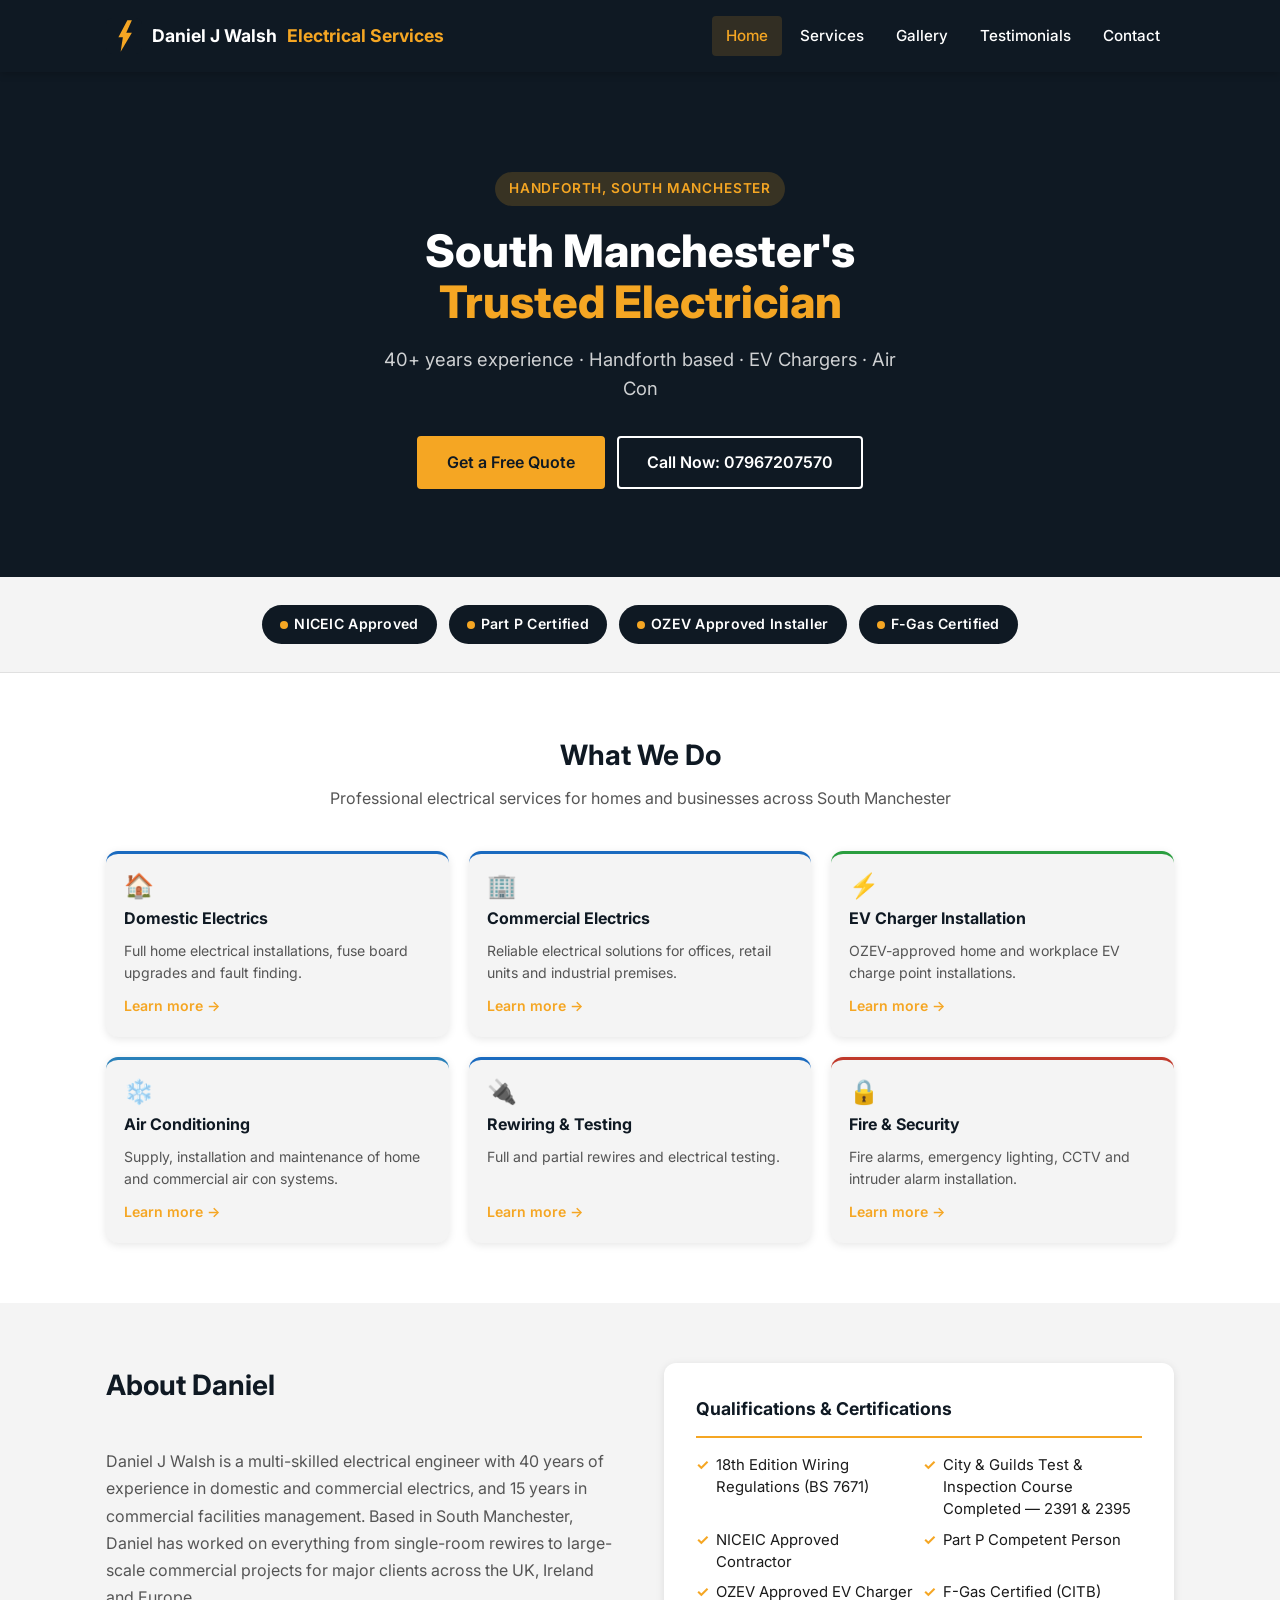
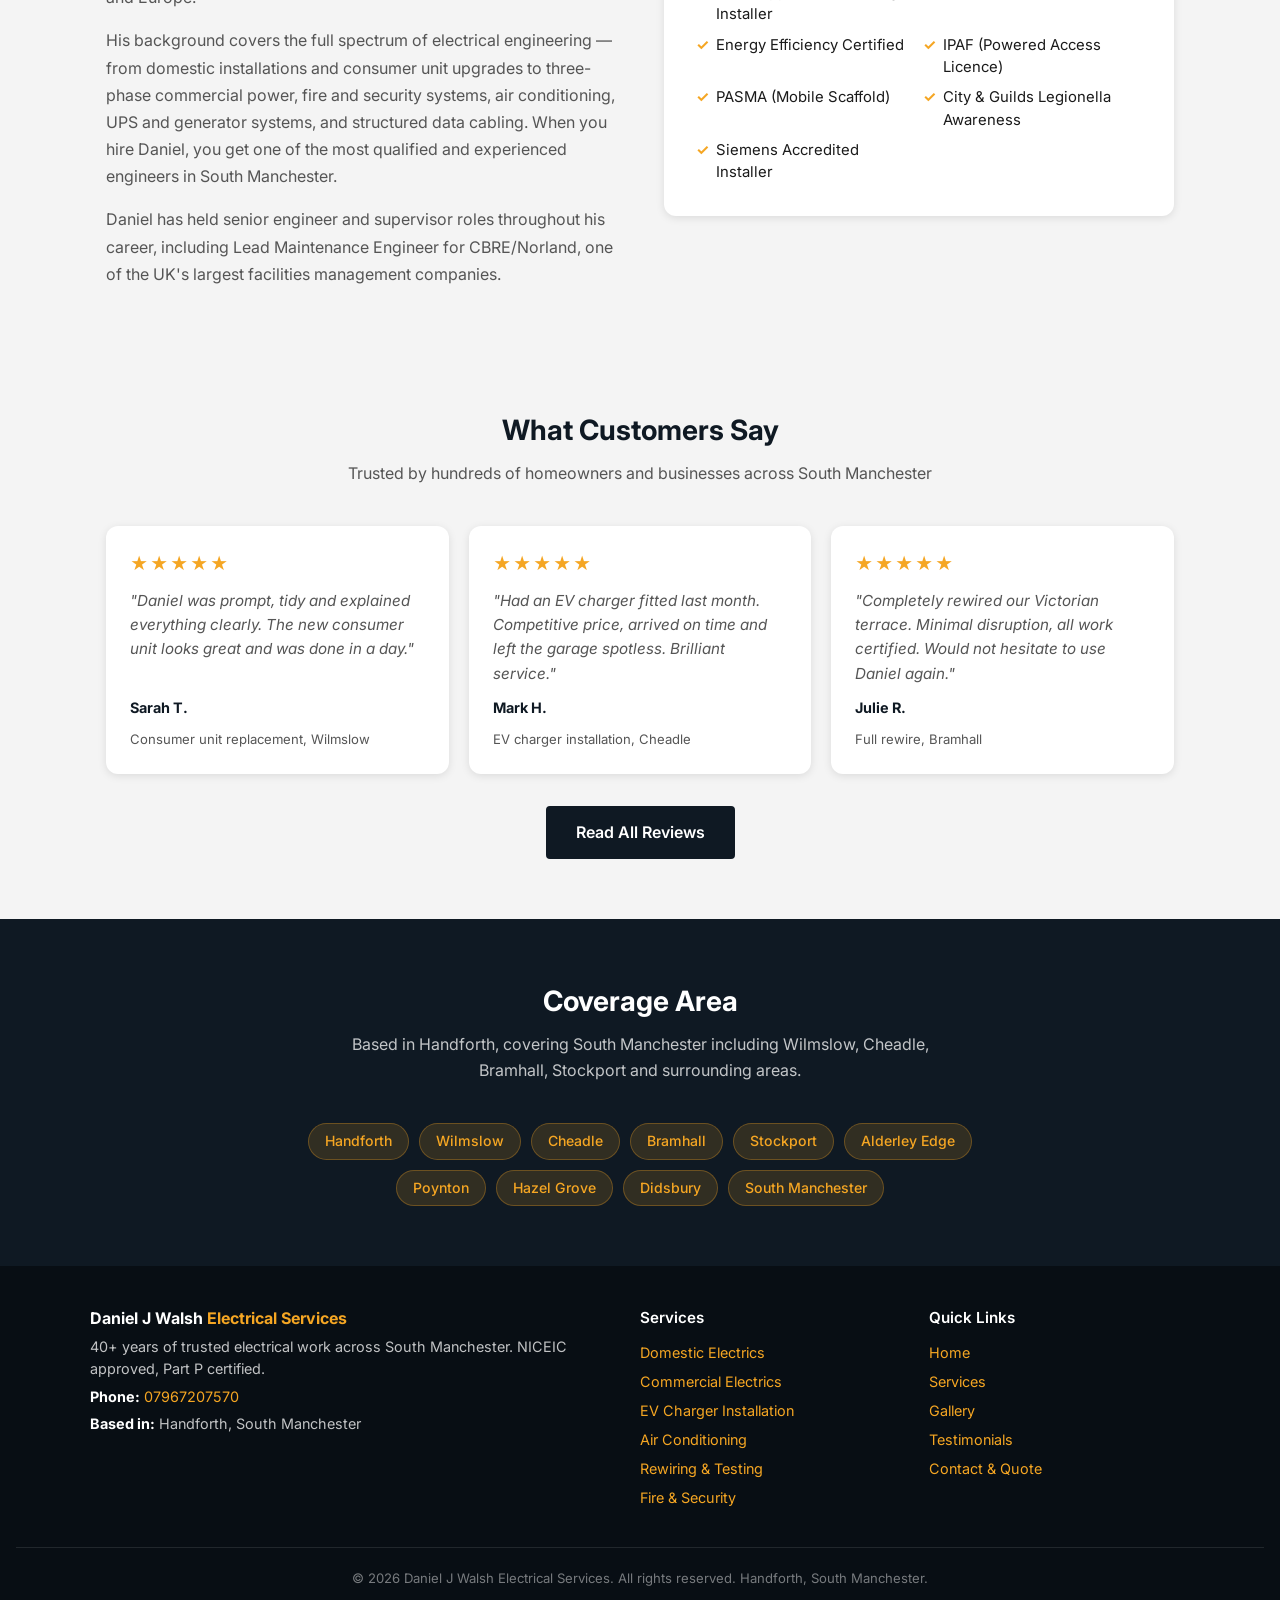
<file: index.html>
<!DOCTYPE html>
<html lang="en">
<head>
  <meta charset="UTF-8" />
  <meta name="viewport" content="width=device-width, initial-scale=1.0" />
  <!-- EDIT: Update the title/description for SEO -->
  <title>Electrician in Handforth, South Manchester | Daniel J Walsh Electrical Services</title>
  <meta name="description" content="Local electrician based in Handforth, South Manchester. 40+ years experience. Domestic &amp; commercial electrics, EV charger installation, air conditioning, rewiring. NICEIC approved. Call 07967207570." />
  <link rel="canonical" href="https://djw-cheshire-services.co.uk/" />
  <meta property="og:type" content="website" />
  <meta property="og:url" content="https://djw-cheshire-services.co.uk/" />
  <meta property="og:title" content="Electrician in Handforth, South Manchester | Daniel J Walsh Electrical Services" />
  <meta property="og:description" content="Local electrician based in Handforth, South Manchester. 40+ years experience. NICEIC approved. EV chargers, air con, rewiring &amp; more. Call 07967207570." />
  <meta name="twitter:card" content="summary" />
  <script type="application/ld+json">
  {
    "@context": "https://schema.org",
    "@type": "Electrician",
    "name": "Daniel J Walsh Electrical Services",
    "telephone": "+447967207570",
    "url": "https://djw-cheshire-services.co.uk",
    "address": {
      "@type": "PostalAddress",
      "addressLocality": "Handforth",
      "addressRegion": "South Manchester",
      "addressCountry": "GB"
    },
    "areaServed": ["Handforth","Wilmslow","Cheadle","Bramhall","Stockport","Alderley Edge","Poynton","Hazel Grove","Didsbury","South Manchester"],
    "openingHoursSpecification": [
      { "@type": "OpeningHoursSpecification", "dayOfWeek": ["Monday","Tuesday","Wednesday","Thursday","Friday"], "opens": "08:00", "closes": "18:00" },
      { "@type": "OpeningHoursSpecification", "dayOfWeek": "Saturday", "opens": "08:00", "closes": "13:00" }
    ],
    "hasCredential": ["NICEIC Approved Contractor","Part P Certified","OZEV Approved EV Charger Installer","F-Gas Certified"],
    "priceRange": "££",
    "description": "Local electrician based in Handforth, South Manchester with 40+ years experience. Domestic and commercial electrics, EV charger installation, air conditioning, rewiring and testing."
  }
  </script>
  <link rel="preconnect" href="https://fonts.googleapis.com" />
  <link rel="preconnect" href="https://fonts.gstatic.com" crossorigin />
  <link href="https://fonts.googleapis.com/css2?family=Inter:wght@400;500;600;700;800&display=swap" rel="stylesheet" />
  <link rel="icon" href="dwlogo.png" type="image/png" />
  <link rel="stylesheet" href="css/styles.css" />
</head>
<body>

  <!-- =====================================================
       HEADER / NAV
       EDIT: Update business name and nav links as needed
  ====================================================== -->
  <header class="site-header">
    <div class="header-inner">
      <!-- EDIT: Update business name here -->
      <a href="index.html" class="site-logo"><svg class="logo-icon" xmlns="http://www.w3.org/2000/svg" viewBox="0 0 64 64" width="32" height="32" aria-hidden="true"><rect width="64" height="64" rx="10" fill="#0f1923"/><polygon points="38,4 22,34 30,34 26,60 46,26 36,26 46,4" fill="#f5a623"/></svg>
        Daniel J Walsh <span>Electrical Services</span>
      </a>

      <button
        class="hamburger"
        id="hamburger"
        aria-label="Open navigation menu"
        aria-expanded="false"
        aria-controls="main-nav"
      >
        <span class="bar"></span>
        <span class="bar"></span>
        <span class="bar"></span>
      </button>

      <nav class="main-nav" id="main-nav" aria-label="Main navigation">
        <ul>
          <li><a href="index.html">Home</a></li>
          <li><a href="services.html">Services</a></li>
          <li><a href="gallery.html">Gallery</a></li>
          <li><a href="testimonials.html">Testimonials</a></li>
          <li><a href="contact.html">Contact</a></li>
        </ul>
      </nav>
    </div>
  </header>

  <!-- =====================================================
       HERO
       EDIT: Update headline, subheading and CTA text
  ====================================================== -->
  <section class="hero">
    <div class="container">
      <p class="hero__eyebrow">Handforth, South Manchester</p>
      <h1 class="hero__title">South Manchester's<br /><span>Trusted Electrician</span></h1>
      <!-- EDIT: Update subheading bullets as services change -->
      <p class="hero__sub">40+ years experience · Handforth based · EV Chargers · Air Con</p>
      <div class="hero__ctas">
        <a href="contact.html" class="btn btn--primary">Get a Free Quote</a>
        <!-- EDIT: Update phone number here -->
        <a href="tel:07967207570" class="btn btn--outline">Call Now: 07967207570</a>
      </div>
    </div>
  </section>

  <!-- =====================================================
       TRUST BADGES
       EDIT: Add or remove badges to match accreditations
  ====================================================== -->
  <section class="trust-badges" aria-label="Accreditations and certifications">
    <div class="trust-badges__inner">
      <!-- EDIT: Update badges to match current accreditations -->
      <span class="badge"><span class="badge__dot"></span> NICEIC Approved</span>
      <span class="badge"><span class="badge__dot"></span> Part P Certified</span>
      <span class="badge"><span class="badge__dot"></span> OZEV Approved Installer</span>
      <span class="badge"><span class="badge__dot"></span> F-Gas Certified</span>
    </div>
  </section>

  <!-- =====================================================
       SERVICES OVERVIEW
       EDIT: Update card titles, descriptions and icons
  ====================================================== -->
  <section class="services-overview">
    <div class="container">
      <div class="section-title-wrap">
        <h2 class="section-title">What We Do</h2>
        <p class="section-subtitle">Professional electrical services for homes and businesses across South Manchester</p>
      </div>

      <div class="services-grid">

        <!-- EDIT: Domestic Electrics card -->
        <article class="service-card service-card--electric">
          <div class="service-card__icon" aria-hidden="true">🏠</div>
          <h3 class="service-card__title">Domestic Electrics</h3>
          <p class="service-card__desc">Full home electrical installations, fuse board upgrades and fault finding.</p>
          <a href="services.html#domestic" class="service-card__link">Learn more →</a>
        </article>

        <!-- EDIT: Commercial Electrics card -->
        <article class="service-card service-card--electric">
          <div class="service-card__icon" aria-hidden="true">🏢</div>
          <h3 class="service-card__title">Commercial Electrics</h3>
          <p class="service-card__desc">Reliable electrical solutions for offices, retail units and industrial premises.</p>
          <a href="services.html#commercial" class="service-card__link">Learn more →</a>
        </article>

        <!-- EDIT: EV Charger card -->
        <article class="service-card service-card--ev">
          <div class="service-card__icon" aria-hidden="true">⚡</div>
          <h3 class="service-card__title">EV Charger Installation</h3>
          <p class="service-card__desc">OZEV-approved home and workplace EV charge point installations.</p>
          <a href="services.html#ev" class="service-card__link">Learn more →</a>
        </article>

        <!-- EDIT: Air Conditioning card -->
        <article class="service-card service-card--aircon">
          <div class="service-card__icon" aria-hidden="true">❄️</div>
          <h3 class="service-card__title">Air Conditioning</h3>
          <p class="service-card__desc">Supply, installation and maintenance of home and commercial air con systems.</p>
          <a href="services.html#aircon" class="service-card__link">Learn more →</a>
        </article>

        <!-- EDIT: Rewiring & Testing card -->
        <article class="service-card service-card--electric">
          <div class="service-card__icon" aria-hidden="true">🔌</div>
          <h3 class="service-card__title">Rewiring &amp; Testing</h3>
          <p class="service-card__desc">Full and partial rewires and electrical testing.</p>
          <a href="services.html#rewiring" class="service-card__link">Learn more →</a>
        </article>

        <!-- EDIT: Fire & Security card -->
        <article class="service-card service-card--plumbing">
          <div class="service-card__icon" aria-hidden="true">🔒</div>
          <h3 class="service-card__title">Fire &amp; Security</h3>
          <p class="service-card__desc">Fire alarms, emergency lighting, CCTV and intruder alarm installation.</p>
          <a href="services.html#security" class="service-card__link">Learn more →</a>
        </article>

      </div>
    </div>
  </section>

  <!-- =====================================================
       ABOUT DANIEL
       EDIT: Update bio and qualifications as needed
  ====================================================== -->
  <section class="about-section">
    <div class="container">
      <div class="about-inner">
        <div class="about-text">
          <div class="section-title-wrap" style="text-align:left;">
            <h2 class="section-title">About Daniel</h2>
          </div>
          <!-- EDIT: Update bio as needed -->
          <p>Daniel J Walsh is a multi-skilled electrical engineer with 40 years of experience in domestic and commercial electrics, and 15 years in commercial facilities management. Based in South Manchester, Daniel has worked on everything from single-room rewires to large-scale commercial projects for major clients across the UK, Ireland and Europe.</p>
          <p>His background covers the full spectrum of electrical engineering — from domestic installations and consumer unit upgrades to three-phase commercial power, fire and security systems, air conditioning, UPS and generator systems, and structured data cabling. When you hire Daniel, you get one of the most qualified and experienced engineers in South Manchester.</p>
          <p>Daniel has held senior engineer and supervisor roles throughout his career, including Lead Maintenance Engineer for CBRE/Norland, one of the UK's largest facilities management companies.</p>
        </div>
        <div class="about-quals">
          <h3>Qualifications &amp; Certifications</h3>
          <!-- EDIT: Update qualifications list as needed -->
          <ul>
            <li>18th Edition Wiring Regulations (BS 7671)</li>
            <li>City &amp; Guilds Test &amp; Inspection Course Completed — 2391 &amp; 2395</li>
            <li>NICEIC Approved Contractor</li>
            <li>Part P Competent Person</li>
            <li>OZEV Approved EV Charger Installer</li>
            <li>F-Gas Certified (CITB)</li>
            <li>Energy Efficiency Certified</li>
            <li>IPAF (Powered Access Licence)</li>
            <li>PASMA (Mobile Scaffold)</li>
            <li>City &amp; Guilds Legionella Awareness</li>
            <li>Siemens Accredited Installer</li>
          </ul>
        </div>
      </div>
    </div>
  </section>

  <!-- =====================================================
       TESTIMONIALS STRIP
       EDIT: Update customer reviews as new ones come in
  ====================================================== -->
  <section class="testimonials-strip">
    <div class="container">
      <div class="section-title-wrap">
        <h2 class="section-title">What Customers Say</h2>
        <p class="section-subtitle">Trusted by hundreds of homeowners and businesses across South Manchester</p>
      </div>

      <div class="testimonials-grid">

        <!-- EDIT: Review 1 -->
        <article class="testimonial-card">
          <div class="testimonial-card__stars" aria-label="5 stars">★★★★★</div>
          <p class="testimonial-card__text">"Daniel was prompt, tidy and explained everything clearly. The new consumer unit looks great and was done in a day."</p>
          <p class="testimonial-card__author">Sarah T.</p>
          <p class="testimonial-card__job">Consumer unit replacement, Wilmslow</p>
        </article>

        <!-- EDIT: Review 2 -->
        <article class="testimonial-card">
          <div class="testimonial-card__stars" aria-label="5 stars">★★★★★</div>
          <p class="testimonial-card__text">"Had an EV charger fitted last month. Competitive price, arrived on time and left the garage spotless. Brilliant service."</p>
          <p class="testimonial-card__author">Mark H.</p>
          <p class="testimonial-card__job">EV charger installation, Cheadle</p>
        </article>

        <!-- EDIT: Review 3 -->
        <article class="testimonial-card">
          <div class="testimonial-card__stars" aria-label="5 stars">★★★★★</div>
          <p class="testimonial-card__text">"Completely rewired our Victorian terrace. Minimal disruption, all work certified. Would not hesitate to use Daniel again."</p>
          <p class="testimonial-card__author">Julie R.</p>
          <p class="testimonial-card__job">Full rewire, Bramhall</p>
        </article>

      </div>

      <div style="text-align:center; margin-top:32px;">
        <a href="testimonials.html" class="btn btn--navy">Read All Reviews</a>
      </div>
    </div>
  </section>

  <!-- =====================================================
       COVERAGE AREA
       EDIT: Update towns/areas covered as needed
  ====================================================== -->
  <section class="coverage">
    <div class="container">
      <div class="section-title-wrap">
        <h2 class="section-title">Coverage Area</h2>
        <!-- EDIT: Update coverage description -->
        <p class="section-subtitle">Based in Handforth, covering South Manchester including Wilmslow, Cheadle, Bramhall, Stockport and surrounding areas.</p>
      </div>
      <!-- EDIT: Add or remove area pills -->
      <div class="coverage__areas">
        <span class="area-pill">Handforth</span>
        <span class="area-pill">Wilmslow</span>
        <span class="area-pill">Cheadle</span>
        <span class="area-pill">Bramhall</span>
        <span class="area-pill">Stockport</span>
        <span class="area-pill">Alderley Edge</span>
        <span class="area-pill">Poynton</span>
        <span class="area-pill">Hazel Grove</span>
        <span class="area-pill">Didsbury</span>
        <span class="area-pill">South Manchester</span>
      </div>
    </div>
  </section>

  <!-- =====================================================
       FOOTER
       EDIT: Update phone, address, hours and links
  ====================================================== -->
  <footer class="site-footer">
    <div class="footer-inner">

      <div class="footer-col">
        <!-- EDIT: Update business name -->
        <p class="footer-brand">Daniel J Walsh <span>Electrical Services</span></p>
        <!-- EDIT: Update strapline -->
        <p>40+ years of trusted electrical work across South Manchester. NICEIC approved, Part P certified.</p>
        <!-- EDIT: Update phone number -->
        <p><strong style="color:#fff;">Phone:</strong> <a href="tel:07967207570">07967207570</a></p>
        <!-- EDIT: Update location -->
        <p><strong style="color:#fff;">Based in:</strong> Handforth, South Manchester</p>
      </div>

      <div class="footer-col">
        <h3>Services</h3>
        <ul>
          <li><a href="services.html#domestic">Domestic Electrics</a></li>
          <li><a href="services.html#commercial">Commercial Electrics</a></li>
          <li><a href="services.html#ev">EV Charger Installation</a></li>
          <li><a href="services.html#aircon">Air Conditioning</a></li>
          <li><a href="services.html#rewiring">Rewiring &amp; Testing</a></li>
          <li><a href="services.html#security">Fire &amp; Security</a></li>
        </ul>
      </div>

      <div class="footer-col">
        <h3>Quick Links</h3>
        <ul>
          <li><a href="index.html">Home</a></li>
          <li><a href="services.html">Services</a></li>
          <li><a href="gallery.html">Gallery</a></li>
          <li><a href="testimonials.html">Testimonials</a></li>
          <li><a href="contact.html">Contact &amp; Quote</a></li>
        </ul>
      </div>

    </div>
    <!-- EDIT: Update copyright year and business name -->
    <div class="footer-bottom">
      <p>&copy; 2026 Daniel J Walsh Electrical Services. All rights reserved. Handforth, South Manchester.</p>
    </div>
  </footer>

  <!-- =====================================================
       STICKY CALL BUTTON (mobile only)
       EDIT: Update phone number here
  ====================================================== -->
  <a href="tel:07967207570" class="sticky-call" aria-label="Call Daniel J Walsh Electrical Services">
    <svg width="20" height="20" viewBox="0 0 24 24" fill="none" stroke="currentColor" stroke-width="2.5" stroke-linecap="round" stroke-linejoin="round" aria-hidden="true">
      <path d="M22 16.92v3a2 2 0 0 1-2.18 2 19.79 19.79 0 0 1-8.63-3.07A19.5 19.5 0 0 1 4.69 12a19.79 19.79 0 0 1-3.07-8.67A2 2 0 0 1 3.6 1.2h3a2 2 0 0 1 2 1.72c.127.96.361 1.903.7 2.81a2 2 0 0 1-.45 2.11L7.91 8.78a16 16 0 0 0 6.29 6.29l1.85-1.85a2 2 0 0 1 2.11-.45c.907.339 1.85.573 2.81.7A2 2 0 0 1 22 16.92z"/>
    </svg>
    <!-- EDIT: Update phone number -->
    Call Daniel: 07967207570
  </a>

  <script src="js/main.js"></script>

</body>
</html>
</file>
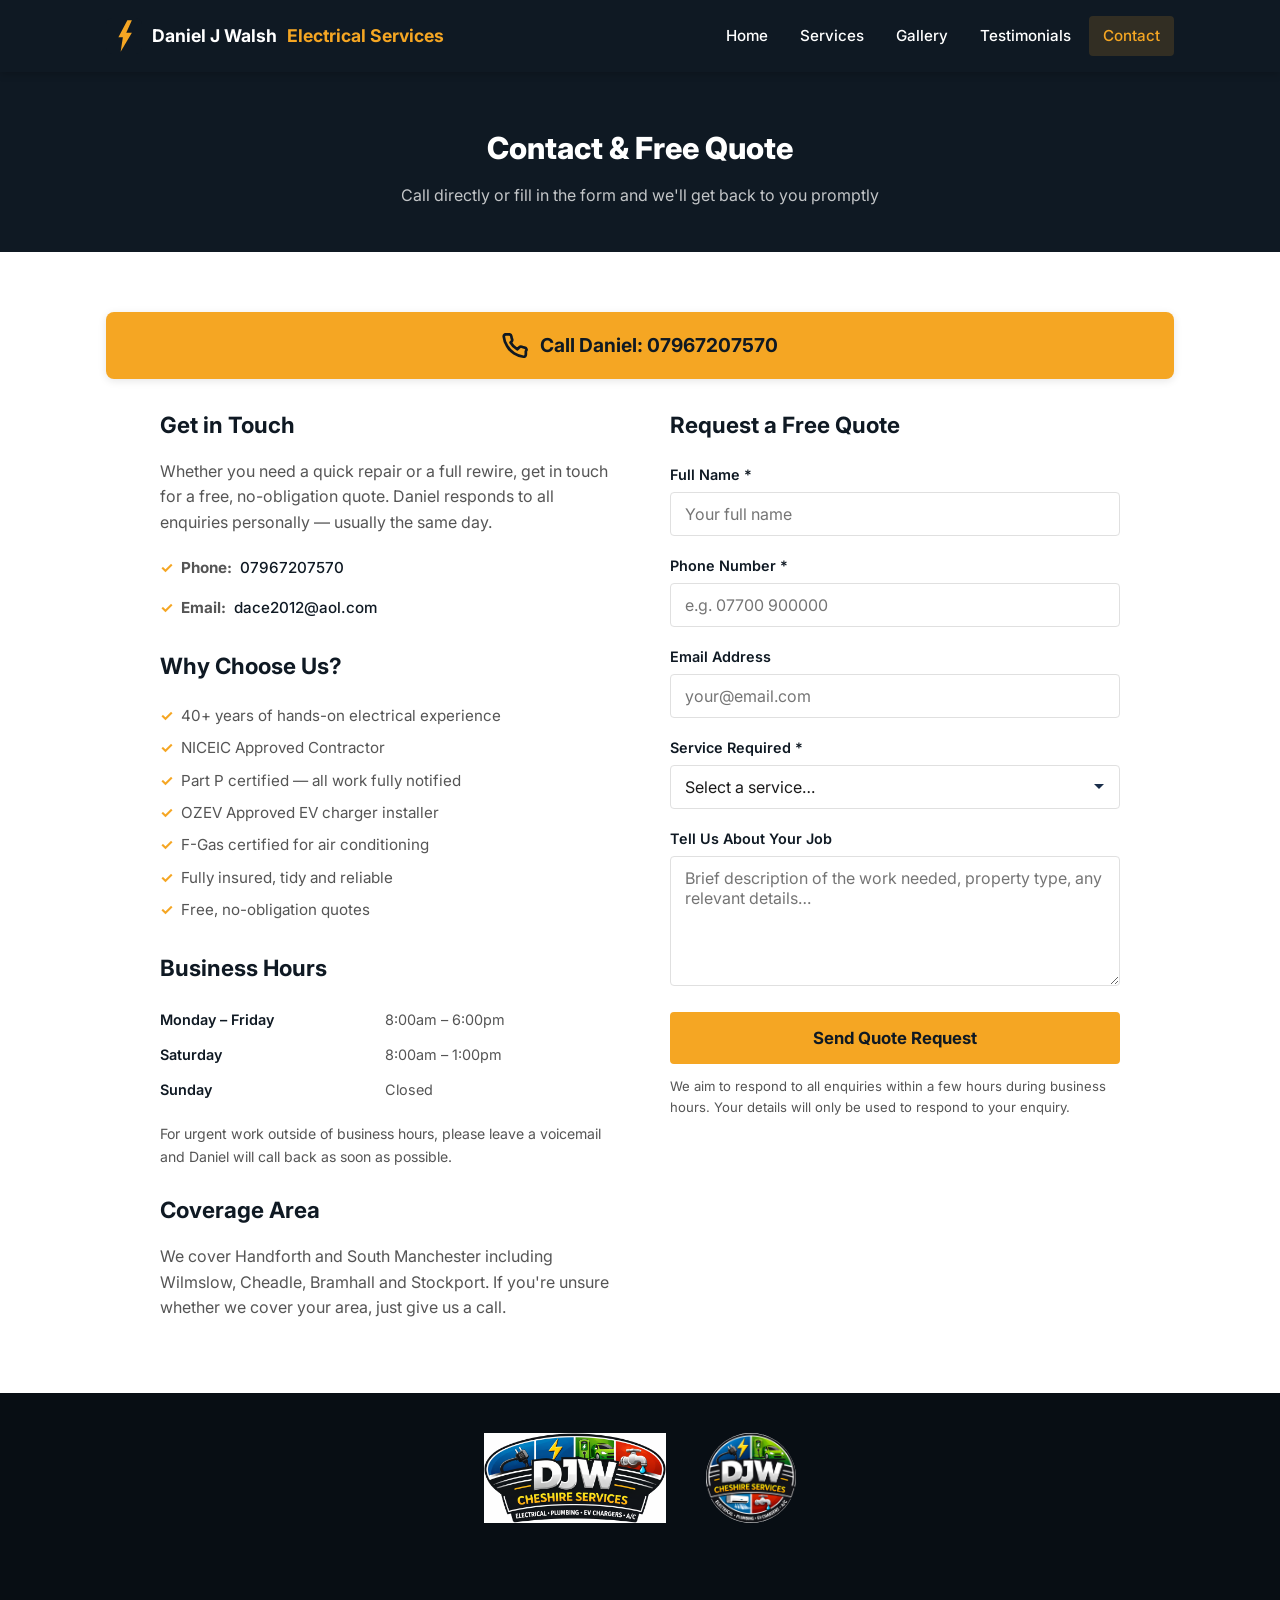
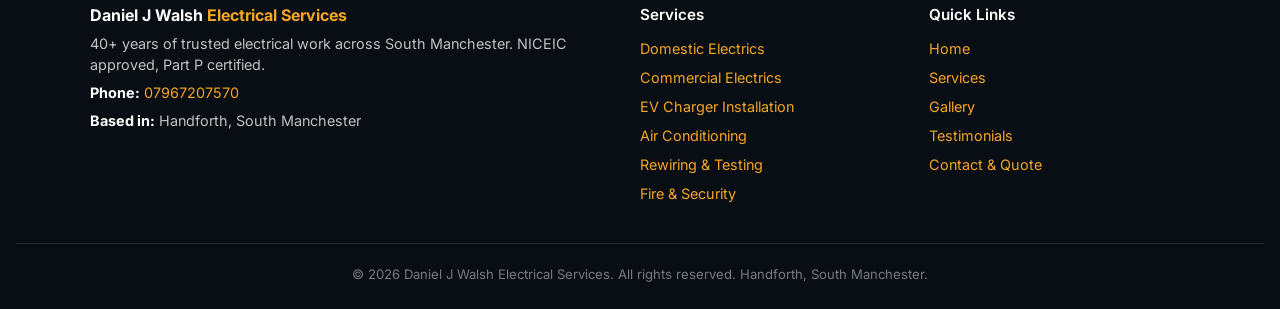
<file: contact.html>
<!DOCTYPE html>
<html lang="en">
<head>
  <meta charset="UTF-8" />
  <meta name="viewport" content="width=device-width, initial-scale=1.0" />
  <!-- EDIT: Update title/description for SEO -->
  <title>Free Electrician Quote in South Manchester | Call 07967207570 | Daniel J Walsh</title>
  <meta name="description" content="Get a free, no-obligation quote from your local South Manchester electrician. Call Daniel on 07967207570 or fill in the form. Handforth based, covering Wilmslow, Cheadle, Bramhall &amp; Stockport." />
  <link rel="canonical" href="https://djw-cheshire-services.co.uk/contact.html" />
  <meta property="og:type" content="website" />
  <meta property="og:url" content="https://djw-cheshire-services.co.uk/contact.html" />
  <meta property="og:title" content="Free Quote | Electrician South Manchester | Daniel J Walsh" />
  <meta property="og:description" content="Call 07967207570 or fill in the form for a free no-obligation quote. Based in Handforth, covering South Manchester." />
  <meta name="twitter:card" content="summary" />
  <link rel="preconnect" href="https://fonts.googleapis.com" />
  <link rel="preconnect" href="https://fonts.gstatic.com" crossorigin />
  <link href="https://fonts.googleapis.com/css2?family=Inter:wght@400;500;600;700;800&display=swap" rel="stylesheet" />
  <link rel="icon" href="dwlogo.png" type="image/png" />
  <link rel="stylesheet" href="css/styles.css" />
</head>
<body>

  <!-- =====================================================
       HEADER / NAV
  ====================================================== -->
  <header class="site-header">
    <div class="header-inner">
      <!-- EDIT: Update business name -->
      <a href="index.html" class="site-logo"><svg class="logo-icon" xmlns="http://www.w3.org/2000/svg" viewBox="0 0 64 64" width="32" height="32" aria-hidden="true"><rect width="64" height="64" rx="10" fill="#0f1923"/><polygon points="38,4 22,34 30,34 26,60 46,26 36,26 46,4" fill="#f5a623"/></svg>
        Daniel J Walsh <span>Electrical Services</span>
      </a>

      <button
        class="hamburger"
        id="hamburger"
        aria-label="Open navigation menu"
        aria-expanded="false"
        aria-controls="main-nav"
      >
        <span class="bar"></span>
        <span class="bar"></span>
        <span class="bar"></span>
      </button>

      <nav class="main-nav" id="main-nav" aria-label="Main navigation">
        <ul>
          <li><a href="index.html">Home</a></li>
          <li><a href="services.html">Services</a></li>
          <li><a href="gallery.html">Gallery</a></li>
          <li><a href="testimonials.html">Testimonials</a></li>
          <li><a href="contact.html">Contact</a></li>
        </ul>
      </nav>
    </div>
  </header>

  <!-- =====================================================
       PAGE HERO
  ====================================================== -->
  <section class="page-hero">
    <div class="container">
      <!-- EDIT: Update page title -->
      <h1 class="page-hero__title">Contact &amp; Free Quote</h1>
      <p class="page-hero__sub">Call directly or fill in the form and we'll get back to you promptly</p>
    </div>
  </section>

  <!-- =====================================================
       CONTACT PAGE MAIN CONTENT
  ====================================================== -->
  <main class="contact-page">
    <div class="container">

      <!-- Large call button at the top of the page -->
      <!-- EDIT: Update phone number -->
      <a href="tel:07967207570" class="contact-call-btn" aria-label="Call Daniel J Walsh Electrical Services">
        <svg width="26" height="26" viewBox="0 0 24 24" fill="none" stroke="currentColor" stroke-width="2.5" stroke-linecap="round" stroke-linejoin="round" aria-hidden="true">
          <path d="M22 16.92v3a2 2 0 0 1-2.18 2 19.79 19.79 0 0 1-8.63-3.07A19.5 19.5 0 0 1 4.69 12a19.79 19.79 0 0 1-3.07-8.67A2 2 0 0 1 3.6 1.2h3a2 2 0 0 1 2 1.72c.127.96.361 1.903.7 2.81a2 2 0 0 1-.45 2.11L7.91 8.78a16 16 0 0 0 6.29 6.29l1.85-1.85a2 2 0 0 1 2.11-.45c.907.339 1.85.573 2.81.7A2 2 0 0 1 22 16.92z"/>
        </svg>
        <!-- EDIT: Update phone number -->
        Call Daniel: 07967207570
      </a>

      <div class="contact-layout">

        <!-- =====================================================
             CONTACT INFO (left column)
        ====================================================== -->
        <div class="contact-info">

          <h2>Get in Touch</h2>

          <!-- EDIT: Update introductory copy -->
          <p>
            Whether you need a quick repair or a full rewire, get in touch for a free, no-obligation quote.
            Daniel responds to all enquiries personally — usually the same day.
          </p>

          <ul class="contact-details">
            <!-- EDIT: Update phone number -->
            <li>
              <strong>Phone:</strong>
              <a href="tel:07967207570">07967207570</a>
            </li>
            <!-- EDIT: Update email address -->
            <li>
              <strong>Email:</strong>
              <a href="mailto:dace2012@aol.com">dace2012@aol.com</a>
            </li>
          </ul>

          <h2 style="margin-top:24px;">Why Choose Us?</h2>
          <ul>
            <!-- EDIT: Update USP list -->
            <li>40+ years of hands-on electrical experience</li>
            <li>NICEIC Approved Contractor</li>
            <li>Part P certified — all work fully notified</li>
            <li>OZEV Approved EV charger installer</li>
            <li>F-Gas certified for air conditioning</li>
            <li>Fully insured, tidy and reliable</li>
            <li>Free, no-obligation quotes</li>
          </ul>

          <!-- EDIT: Update business hours here -->
          <!-- EDIT: Update business hours here (also update the aria-label) -->
          <h2 style="margin-top:24px;">Business Hours</h2>
          <!-- EDIT: Update business hours -->
          <table class="hours-table" aria-label="Business opening hours">
            <tbody>
              <tr>
                <td>Monday – Friday</td>
                <td>8:00am – 6:00pm</td>
              </tr>
              <tr>
                <td>Saturday</td>
                <td>8:00am – 1:00pm</td>
              </tr>
              <tr>
                <td>Sunday</td>
                <!-- EDIT: Update Sunday hours if applicable -->
                <td>Closed</td>
              </tr>
            </tbody>
          </table>

          <p style="margin-top:16px; font-size:0.88rem;">
            <!-- EDIT: Update emergency/out-of-hours note -->
            For urgent work outside of business hours, please leave a voicemail and Daniel will call back as soon as possible.
          </p>

          <!-- EDIT: Update coverage area copy -->
          <h2 style="margin-top:24px;">Coverage Area</h2>
          <p>
            We cover Handforth and South Manchester including Wilmslow, Cheadle, Bramhall and Stockport.
            If you're unsure whether we cover your area, just give us a call.
          </p>

        </div>

        <!-- =====================================================
             QUOTE FORM (right column)
             Netlify form — works automatically when deployed to Netlify.
             EDIT: Update the form fields or action URL as needed.
        ====================================================== -->
        <div class="contact-form">
          <h2>Request a Free Quote</h2>

          <!-- EDIT: Update email here — add your Netlify notification email in the Netlify dashboard -->
          <!-- This form uses Netlify Forms. Deploy to Netlify and it works automatically. -->
          <!-- The form submissions go to your Netlify dashboard by default. -->
          <!-- To receive email notifications, configure them in: Netlify > Forms > Settings & Usage > Email notifications -->
          <form
            name="quote-request"
            method="POST"
            netlify
            data-netlify="true"
            data-netlify-honeypot="bot-field"
            action="/thanks.html"
          >
            <!-- Netlify hidden input (required for static HTML deploys) -->
            <input type="hidden" name="form-name" value="quote-request" />

            <!-- Honeypot field (anti-spam, hidden from real users) -->
            <p class="form-hidden" aria-hidden="true">
              <label>Do not fill this out: <input name="bot-field" tabindex="-1" /></label>
            </p>

            <!-- Name -->
            <div class="form-group">
              <label for="name">Full Name <span aria-hidden="true">*</span></label>
              <input
                type="text"
                id="name"
                name="name"
                placeholder="Your full name"
                required
                autocomplete="name"
              />
            </div>

            <!-- Phone -->
            <!-- EDIT: Update placeholder phone format if needed -->
            <div class="form-group">
              <label for="phone">Phone Number <span aria-hidden="true">*</span></label>
              <input
                type="tel"
                id="phone"
                name="phone"
                placeholder="e.g. 07700 900000"
                required
                autocomplete="tel"
              />
            </div>

            <!-- Email -->
            <div class="form-group">
              <label for="email">Email Address</label>
              <input
                type="email"
                id="email"
                name="email"
                placeholder="your@email.com"
                autocomplete="email"
              />
            </div>

            <!-- Service dropdown -->
            <!-- EDIT: Update service options to match current services -->
            <div class="form-group">
              <label for="service">Service Required <span aria-hidden="true">*</span></label>
              <select id="service" name="service" required>
                <option value="" disabled selected>Select a service&hellip;</option>
                <option value="Domestic Electrics">Domestic Electrics</option>
                <option value="Commercial Electrics">Commercial Electrics</option>
                <option value="EV Charger Installation">EV Charger Installation</option>
                <option value="Air Conditioning">Air Conditioning</option>
                <option value="Rewiring &amp; Testing">Rewiring &amp; Testing</option>
                <option value="Fire &amp; Security Systems">Fire &amp; Security Systems</option>
                <option value="Other">Other</option>
              </select>
            </div>

            <!-- Message -->
            <div class="form-group">
              <label for="message">Tell Us About Your Job</label>
              <textarea
                id="message"
                name="message"
                placeholder="Brief description of the work needed, property type, any relevant details&hellip;"
              ></textarea>
            </div>

            <!-- Submit -->
            <button type="submit" class="btn btn--primary form-submit">
              Send Quote Request
            </button>

            <p style="font-size:0.82rem; color:var(--color-grey-text); margin-top:12px;">
              <!-- EDIT: Update privacy/response time note -->
              We aim to respond to all enquiries within a few hours during business hours. Your details will only be used to respond to your enquiry.
            </p>

          </form>


        </div>

      </div>
    </div>
  </main>

  <!-- =====================================================
       LOGO SHOWCASE
  ====================================================== -->
  <section class="logo-showcase">
    <div class="container">
      <img src="dwlogohorizontal.png" alt="DJW Cheshire Services" class="logo-showcase__horizontal" />
      <img src="dwlogo.png" alt="DJW Cheshire Services" class="logo-showcase__badge" />
    </div>
  </section>

  <!-- =====================================================
       FOOTER
  ====================================================== -->
  <footer class="site-footer">
    <div class="footer-inner">

      <div class="footer-col">
        <!-- EDIT: Update business name -->
        <p class="footer-brand">Daniel J Walsh <span>Electrical Services</span></p>
        <p>40+ years of trusted electrical work across South Manchester. NICEIC approved, Part P certified.</p>
        <!-- EDIT: Update phone number -->
        <p><strong style="color:#fff;">Phone:</strong> <a href="tel:07967207570">07967207570</a></p>
        <!-- EDIT: Update location -->
        <p><strong style="color:#fff;">Based in:</strong> Handforth, South Manchester</p>
      </div>

      <div class="footer-col">
        <h3>Services</h3>
        <ul>
          <li><a href="services.html#domestic">Domestic Electrics</a></li>
          <li><a href="services.html#commercial">Commercial Electrics</a></li>
          <li><a href="services.html#ev">EV Charger Installation</a></li>
          <li><a href="services.html#aircon">Air Conditioning</a></li>
          <li><a href="services.html#rewiring">Rewiring &amp; Testing</a></li>
          <li><a href="services.html#security">Fire &amp; Security</a></li>
        </ul>
      </div>

      <div class="footer-col">
        <h3>Quick Links</h3>
        <ul>
          <li><a href="index.html">Home</a></li>
          <li><a href="services.html">Services</a></li>
          <li><a href="gallery.html">Gallery</a></li>
          <li><a href="testimonials.html">Testimonials</a></li>
          <li><a href="contact.html">Contact &amp; Quote</a></li>
        </ul>
      </div>

    </div>
    <!-- EDIT: Update copyright year -->
    <div class="footer-bottom">
      <p>&copy; 2026 Daniel J Walsh Electrical Services. All rights reserved. Handforth, South Manchester.</p>
    </div>
  </footer>

  <!-- =====================================================
       STICKY CALL BUTTON (mobile only)
       EDIT: Update phone number
  ====================================================== -->
  <a href="tel:07967207570" class="sticky-call" aria-label="Call Daniel J Walsh Electrical Services">
    <svg width="20" height="20" viewBox="0 0 24 24" fill="none" stroke="currentColor" stroke-width="2.5" stroke-linecap="round" stroke-linejoin="round" aria-hidden="true">
      <path d="M22 16.92v3a2 2 0 0 1-2.18 2 19.79 19.79 0 0 1-8.63-3.07A19.5 19.5 0 0 1 4.69 12a19.79 19.79 0 0 1-3.07-8.67A2 2 0 0 1 3.6 1.2h3a2 2 0 0 1 2 1.72c.127.96.361 1.903.7 2.81a2 2 0 0 1-.45 2.11L7.91 8.78a16 16 0 0 0 6.29 6.29l1.85-1.85a2 2 0 0 1 2.11-.45c.907.339 1.85.573 2.81.7A2 2 0 0 1 22 16.92z"/>
    </svg>
    <!-- EDIT: Update phone number -->
    Call Daniel: 07967207570
  </a>

  <script src="js/main.js"></script>
</body>
</html>
</file>
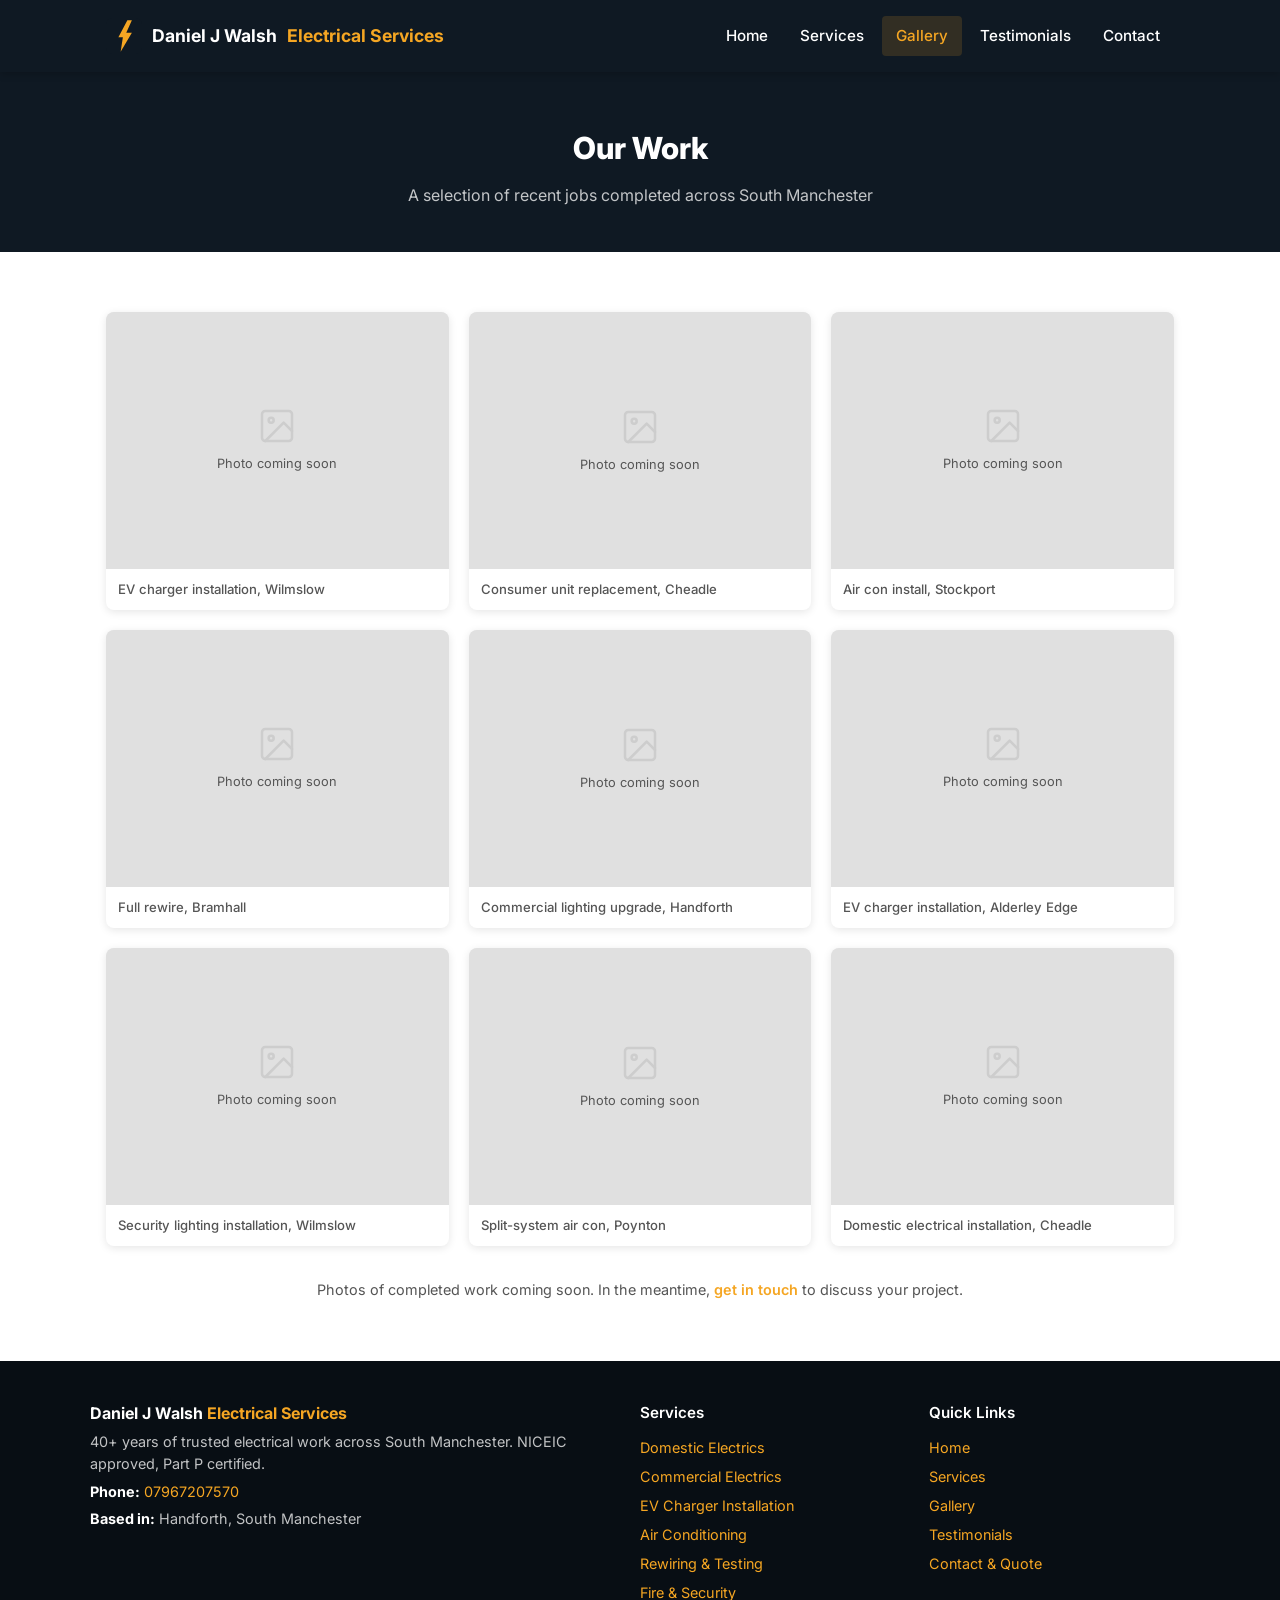
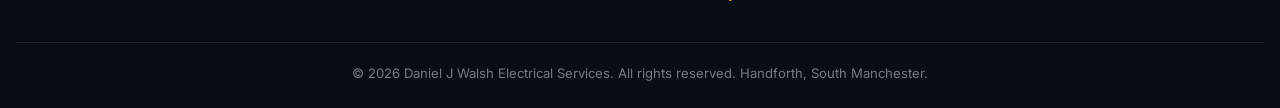
<file: gallery.html>
<!DOCTYPE html>
<html lang="en">
<head>
  <meta charset="UTF-8" />
  <meta name="viewport" content="width=device-width, initial-scale=1.0" />
  <!-- EDIT: Update title/description for SEO -->
  <title>Past Work Gallery | Electrician South Manchester | Daniel J Walsh Electrical Services</title>
  <meta name="description" content="See completed electrical work by Daniel J Walsh — EV charger installs, consumer unit upgrades, rewires, air conditioning and more across South Manchester." />
  <link rel="canonical" href="https://djw-cheshire-services.co.uk/gallery.html" />
  <meta property="og:type" content="website" />
  <meta property="og:url" content="https://djw-cheshire-services.co.uk/gallery.html" />
  <meta property="og:title" content="Past Work Gallery | Daniel J Walsh Electrical Services, South Manchester" />
  <meta property="og:description" content="EV charger installs, consumer unit upgrades, rewires and air conditioning — completed work across South Manchester." />
  <meta name="twitter:card" content="summary" />
  <link rel="preconnect" href="https://fonts.googleapis.com" />
  <link rel="preconnect" href="https://fonts.gstatic.com" crossorigin />
  <link href="https://fonts.googleapis.com/css2?family=Inter:wght@400;500;600;700;800&display=swap" rel="stylesheet" />
  <link rel="icon" href="dwlogo.png" type="image/png" />
  <link rel="stylesheet" href="css/styles.css" />
</head>
<body>

  <!-- GALLERY: To add photos, replace the placeholder divs with <img src="images/work-1.jpg"> etc.
       Name files work-1.jpg, work-2.jpg, work-3.jpg... and place them in an /images/ folder.
       For each gallery item, swap out the <div class="gallery-item__placeholder"> block for:
       <img src="images/work-X.jpg" alt="Brief description of the photo" />
       The caption below each item can be updated by editing the <p class="gallery-item__caption"> text. -->

  <!-- =====================================================
       HEADER / NAV
  ====================================================== -->
  <header class="site-header">
    <div class="header-inner">
      <!-- EDIT: Update business name -->
      <a href="index.html" class="site-logo"><svg class="logo-icon" xmlns="http://www.w3.org/2000/svg" viewBox="0 0 64 64" width="32" height="32" aria-hidden="true"><rect width="64" height="64" rx="10" fill="#0f1923"/><polygon points="38,4 22,34 30,34 26,60 46,26 36,26 46,4" fill="#f5a623"/></svg>
        Daniel J Walsh <span>Electrical Services</span>
      </a>

      <button
        class="hamburger"
        id="hamburger"
        aria-label="Open navigation menu"
        aria-expanded="false"
        aria-controls="main-nav"
      >
        <span class="bar"></span>
        <span class="bar"></span>
        <span class="bar"></span>
      </button>

      <nav class="main-nav" id="main-nav" aria-label="Main navigation">
        <ul>
          <li><a href="index.html">Home</a></li>
          <li><a href="services.html">Services</a></li>
          <li><a href="gallery.html">Gallery</a></li>
          <li><a href="testimonials.html">Testimonials</a></li>
          <li><a href="contact.html">Contact</a></li>
        </ul>
      </nav>
    </div>
  </header>

  <!-- =====================================================
       PAGE HERO
  ====================================================== -->
  <section class="page-hero">
    <div class="container">
      <!-- EDIT: Update page title -->
      <h1 class="page-hero__title">Our Work</h1>
      <p class="page-hero__sub">A selection of recent jobs completed across South Manchester</p>
    </div>
  </section>

  <!-- =====================================================
       GALLERY GRID
       EDIT: Replace placeholder items with real photos.
       See comment block at the top of this file for instructions.
  ====================================================== -->
  <main class="gallery-section">
    <div class="container">

      <div class="gallery-grid" id="gallery-grid">

        <!-- Item 1 -->
        <!-- EDIT: Replace placeholder with <img src="images/work-1.jpg" alt="..."> when ready -->
        <article class="gallery-item" tabindex="0" role="button" aria-label="View larger: EV charger installation, Wilmslow">
          <div class="gallery-item__placeholder" aria-hidden="true">
            <svg width="40" height="40" viewBox="0 0 24 24" fill="none" stroke="#aaa" stroke-width="1.5" stroke-linecap="round" stroke-linejoin="round">
              <rect x="3" y="3" width="18" height="18" rx="2"/>
              <circle cx="8.5" cy="8.5" r="1.5"/>
              <path d="M21 15l-5-5L5 21"/>
            </svg>
            <span>Photo coming soon</span>
          </div>
          <!-- EDIT: Update caption -->
          <p class="gallery-item__caption">EV charger installation, Wilmslow</p>
        </article>

        <!-- Item 2 -->
        <!-- EDIT: Replace placeholder with <img src="images/work-2.jpg" alt="..."> when ready -->
        <article class="gallery-item" tabindex="0" role="button" aria-label="View larger: Consumer unit replacement, Cheadle">
          <div class="gallery-item__placeholder" aria-hidden="true">
            <svg width="40" height="40" viewBox="0 0 24 24" fill="none" stroke="#aaa" stroke-width="1.5" stroke-linecap="round" stroke-linejoin="round">
              <rect x="3" y="3" width="18" height="18" rx="2"/>
              <circle cx="8.5" cy="8.5" r="1.5"/>
              <path d="M21 15l-5-5L5 21"/>
            </svg>
            <span>Photo coming soon</span>
          </div>
          <!-- EDIT: Update caption -->
          <p class="gallery-item__caption">Consumer unit replacement, Cheadle</p>
        </article>

        <!-- Item 3 -->
        <!-- EDIT: Replace placeholder with <img src="images/work-3.jpg" alt="..."> when ready -->
        <article class="gallery-item" tabindex="0" role="button" aria-label="View larger: Air con install, Stockport">
          <div class="gallery-item__placeholder" aria-hidden="true">
            <svg width="40" height="40" viewBox="0 0 24 24" fill="none" stroke="#aaa" stroke-width="1.5" stroke-linecap="round" stroke-linejoin="round">
              <rect x="3" y="3" width="18" height="18" rx="2"/>
              <circle cx="8.5" cy="8.5" r="1.5"/>
              <path d="M21 15l-5-5L5 21"/>
            </svg>
            <span>Photo coming soon</span>
          </div>
          <!-- EDIT: Update caption -->
          <p class="gallery-item__caption">Air con install, Stockport</p>
        </article>

        <!-- Item 4 -->
        <!-- EDIT: Replace placeholder with <img src="images/work-4.jpg" alt="..."> when ready -->
        <article class="gallery-item" tabindex="0" role="button" aria-label="View larger: Full rewire, Bramhall">
          <div class="gallery-item__placeholder" aria-hidden="true">
            <svg width="40" height="40" viewBox="0 0 24 24" fill="none" stroke="#aaa" stroke-width="1.5" stroke-linecap="round" stroke-linejoin="round">
              <rect x="3" y="3" width="18" height="18" rx="2"/>
              <circle cx="8.5" cy="8.5" r="1.5"/>
              <path d="M21 15l-5-5L5 21"/>
            </svg>
            <span>Photo coming soon</span>
          </div>
          <!-- EDIT: Update caption -->
          <p class="gallery-item__caption">Full rewire, Bramhall</p>
        </article>

        <!-- Item 5 -->
        <!-- EDIT: Replace placeholder with <img src="images/work-5.jpg" alt="..."> when ready -->
        <article class="gallery-item" tabindex="0" role="button" aria-label="View larger: Commercial lighting upgrade, Handforth">
          <div class="gallery-item__placeholder" aria-hidden="true">
            <svg width="40" height="40" viewBox="0 0 24 24" fill="none" stroke="#aaa" stroke-width="1.5" stroke-linecap="round" stroke-linejoin="round">
              <rect x="3" y="3" width="18" height="18" rx="2"/>
              <circle cx="8.5" cy="8.5" r="1.5"/>
              <path d="M21 15l-5-5L5 21"/>
            </svg>
            <span>Photo coming soon</span>
          </div>
          <!-- EDIT: Update caption -->
          <p class="gallery-item__caption">Commercial lighting upgrade, Handforth</p>
        </article>

        <!-- Item 6 -->
        <!-- EDIT: Replace placeholder with <img src="images/work-6.jpg" alt="..."> when ready -->
        <article class="gallery-item" tabindex="0" role="button" aria-label="View larger: EV charger installation, Alderley Edge">
          <div class="gallery-item__placeholder" aria-hidden="true">
            <svg width="40" height="40" viewBox="0 0 24 24" fill="none" stroke="#aaa" stroke-width="1.5" stroke-linecap="round" stroke-linejoin="round">
              <rect x="3" y="3" width="18" height="18" rx="2"/>
              <circle cx="8.5" cy="8.5" r="1.5"/>
              <path d="M21 15l-5-5L5 21"/>
            </svg>
            <span>Photo coming soon</span>
          </div>
          <!-- EDIT: Update caption -->
          <p class="gallery-item__caption">EV charger installation, Alderley Edge</p>
        </article>

        <!-- Item 7 -->
        <!-- EDIT: Replace placeholder with <img src="images/work-7.jpg" alt="..."> when ready -->
        <article class="gallery-item" tabindex="0" role="button" aria-label="View larger: Security lighting installation, Wilmslow">
          <div class="gallery-item__placeholder" aria-hidden="true">
            <svg width="40" height="40" viewBox="0 0 24 24" fill="none" stroke="#aaa" stroke-width="1.5" stroke-linecap="round" stroke-linejoin="round">
              <rect x="3" y="3" width="18" height="18" rx="2"/>
              <circle cx="8.5" cy="8.5" r="1.5"/>
              <path d="M21 15l-5-5L5 21"/>
            </svg>
            <span>Photo coming soon</span>
          </div>
          <!-- EDIT: Update caption -->
          <p class="gallery-item__caption">Security lighting installation, Wilmslow</p>
        </article>

        <!-- Item 8 -->
        <!-- EDIT: Replace placeholder with <img src="images/work-8.jpg" alt="..."> when ready -->
        <article class="gallery-item" tabindex="0" role="button" aria-label="View larger: Split-system air con, Poynton">
          <div class="gallery-item__placeholder" aria-hidden="true">
            <svg width="40" height="40" viewBox="0 0 24 24" fill="none" stroke="#aaa" stroke-width="1.5" stroke-linecap="round" stroke-linejoin="round">
              <rect x="3" y="3" width="18" height="18" rx="2"/>
              <circle cx="8.5" cy="8.5" r="1.5"/>
              <path d="M21 15l-5-5L5 21"/>
            </svg>
            <span>Photo coming soon</span>
          </div>
          <!-- EDIT: Update caption -->
          <p class="gallery-item__caption">Split-system air con, Poynton</p>
        </article>

        <!-- Item 9 -->
        <!-- EDIT: Replace placeholder with <img src="images/work-9.jpg" alt="..."> when ready -->
        <article class="gallery-item" tabindex="0" role="button" aria-label="View larger: Domestic electrical installation, Cheadle">
          <div class="gallery-item__placeholder" aria-hidden="true">
            <svg width="40" height="40" viewBox="0 0 24 24" fill="none" stroke="#aaa" stroke-width="1.5" stroke-linecap="round" stroke-linejoin="round">
              <rect x="3" y="3" width="18" height="18" rx="2"/>
              <circle cx="8.5" cy="8.5" r="1.5"/>
              <path d="M21 15l-5-5L5 21"/>
            </svg>
            <span>Photo coming soon</span>
          </div>
          <!-- EDIT: Update caption -->
          <p class="gallery-item__caption">Domestic electrical installation, Cheadle</p>
        </article>

      </div><!-- /gallery-grid -->

      <p style="text-align:center; margin-top:32px; color: var(--color-grey-text); font-size:0.9rem;">
        <!-- EDIT: Update this message or remove once photos are added -->
        Photos of completed work coming soon. In the meantime, <a href="contact.html" style="color:var(--color-amber); font-weight:600;">get in touch</a> to discuss your project.
      </p>

    </div>
  </main>

  <!-- =====================================================
       LIGHTBOX (hidden until a gallery item is clicked)
  ====================================================== -->
  <div class="lightbox" id="lightbox" role="dialog" aria-modal="true" aria-label="Photo viewer">
    <div class="lightbox__inner">
      <button class="lightbox__close" id="lightbox-close" aria-label="Close photo viewer">&times;</button>
      <div class="lightbox__media" id="lightbox-media"></div>
      <p class="lightbox__caption" id="lightbox-caption"></p>
    </div>
  </div>

  <!-- =====================================================
       FOOTER
  ====================================================== -->
  <footer class="site-footer">
    <div class="footer-inner">

      <div class="footer-col">
        <!-- EDIT: Update business name -->
        <p class="footer-brand">Daniel J Walsh <span>Electrical Services</span></p>
        <p>40+ years of trusted electrical work across South Manchester. NICEIC approved, Part P certified.</p>
        <!-- EDIT: Update phone number -->
        <p><strong style="color:#fff;">Phone:</strong> <a href="tel:07967207570">07967207570</a></p>
        <!-- EDIT: Update location -->
        <p><strong style="color:#fff;">Based in:</strong> Handforth, South Manchester</p>
      </div>

      <div class="footer-col">
        <h3>Services</h3>
        <ul>
          <li><a href="services.html#domestic">Domestic Electrics</a></li>
          <li><a href="services.html#commercial">Commercial Electrics</a></li>
          <li><a href="services.html#ev">EV Charger Installation</a></li>
          <li><a href="services.html#aircon">Air Conditioning</a></li>
          <li><a href="services.html#rewiring">Rewiring &amp; Testing</a></li>
          <li><a href="services.html#security">Fire &amp; Security</a></li>
        </ul>
      </div>

      <div class="footer-col">
        <h3>Quick Links</h3>
        <ul>
          <li><a href="index.html">Home</a></li>
          <li><a href="services.html">Services</a></li>
          <li><a href="gallery.html">Gallery</a></li>
          <li><a href="testimonials.html">Testimonials</a></li>
          <li><a href="contact.html">Contact &amp; Quote</a></li>
        </ul>
      </div>

    </div>
    <!-- EDIT: Update copyright year -->
    <div class="footer-bottom">
      <p>&copy; 2026 Daniel J Walsh Electrical Services. All rights reserved. Handforth, South Manchester.</p>
    </div>
  </footer>

  <!-- =====================================================
       STICKY CALL BUTTON (mobile only)
       EDIT: Update phone number
  ====================================================== -->
  <a href="tel:07967207570" class="sticky-call" aria-label="Call Daniel J Walsh Electrical Services">
    <svg width="20" height="20" viewBox="0 0 24 24" fill="none" stroke="currentColor" stroke-width="2.5" stroke-linecap="round" stroke-linejoin="round" aria-hidden="true">
      <path d="M22 16.92v3a2 2 0 0 1-2.18 2 19.79 19.79 0 0 1-8.63-3.07A19.5 19.5 0 0 1 4.69 12a19.79 19.79 0 0 1-3.07-8.67A2 2 0 0 1 3.6 1.2h3a2 2 0 0 1 2 1.72c.127.96.361 1.903.7 2.81a2 2 0 0 1-.45 2.11L7.91 8.78a16 16 0 0 0 6.29 6.29l1.85-1.85a2 2 0 0 1 2.11-.45c.907.339 1.85.573 2.81.7A2 2 0 0 1 22 16.92z"/>
    </svg>
    <!-- EDIT: Update phone number -->
    Call Daniel: 07967207570
  </a>

  <script src="js/main.js"></script>
</body>
</html>
</file>
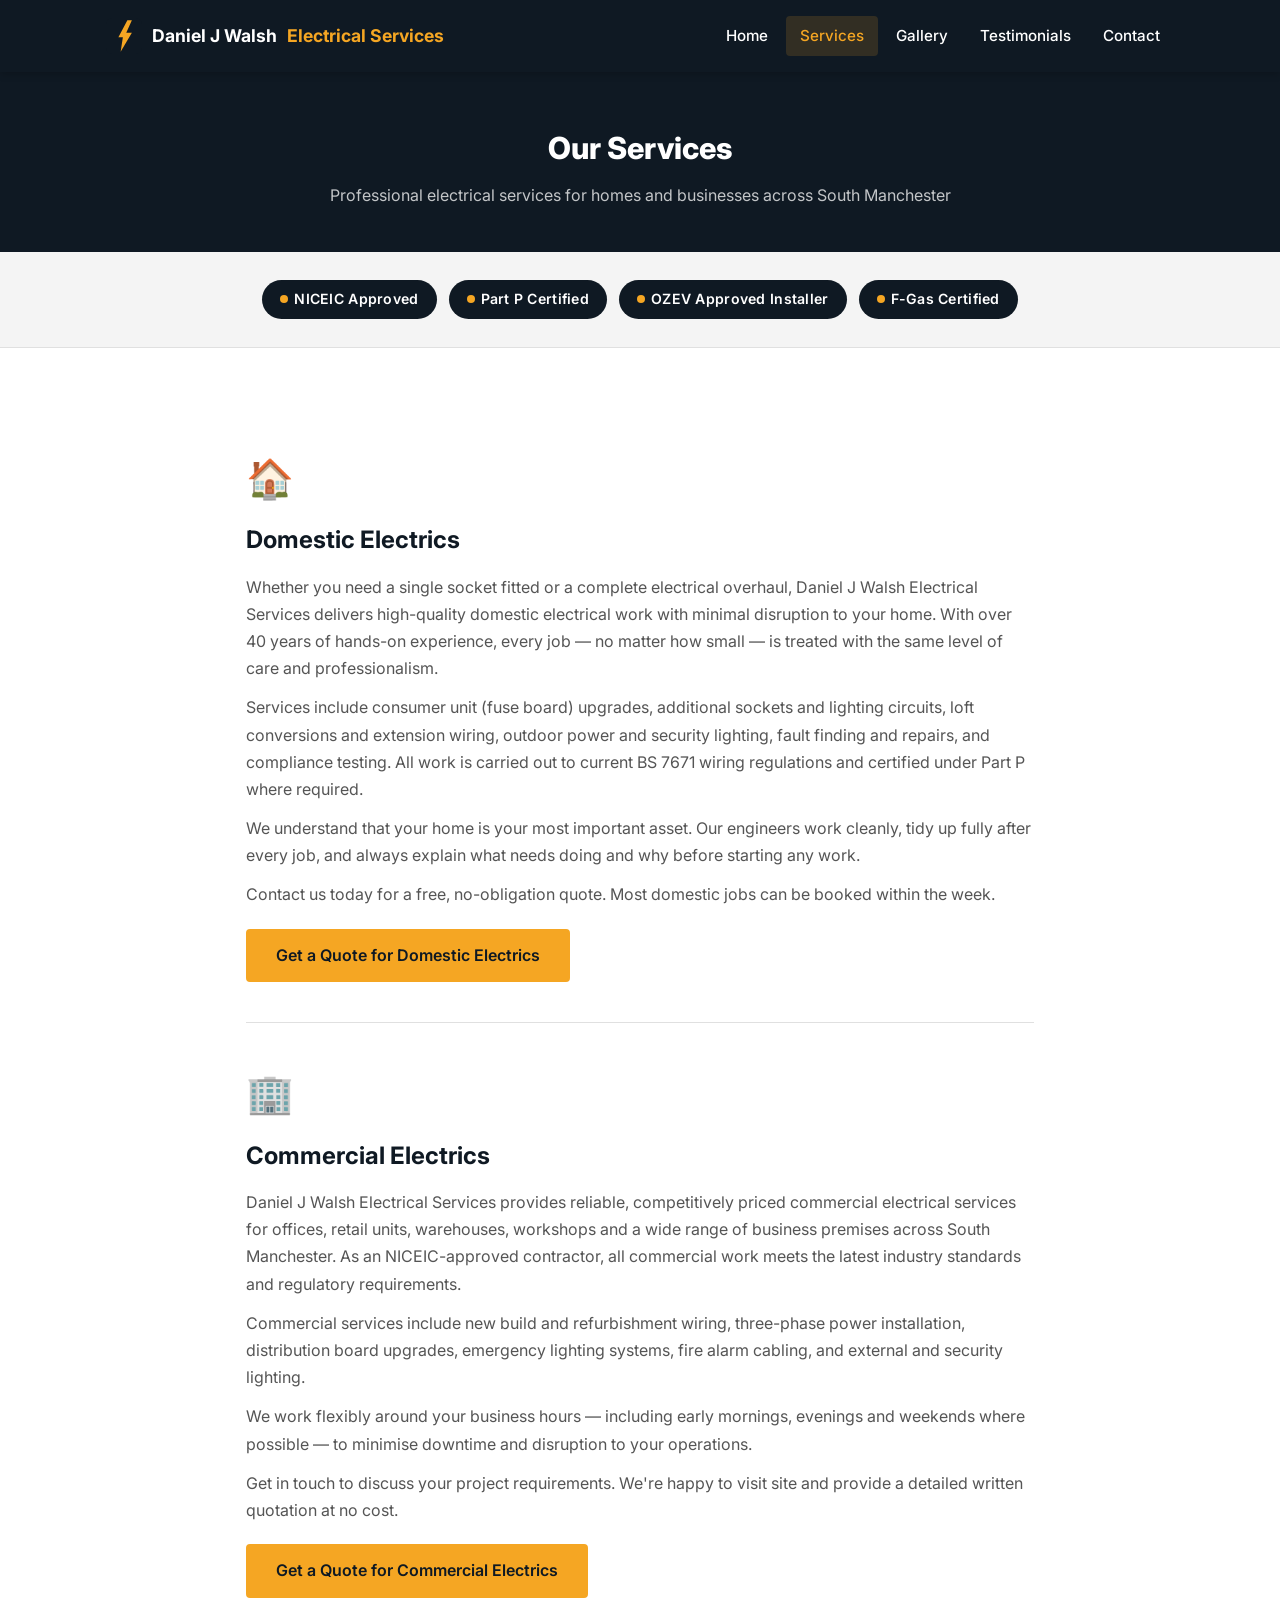
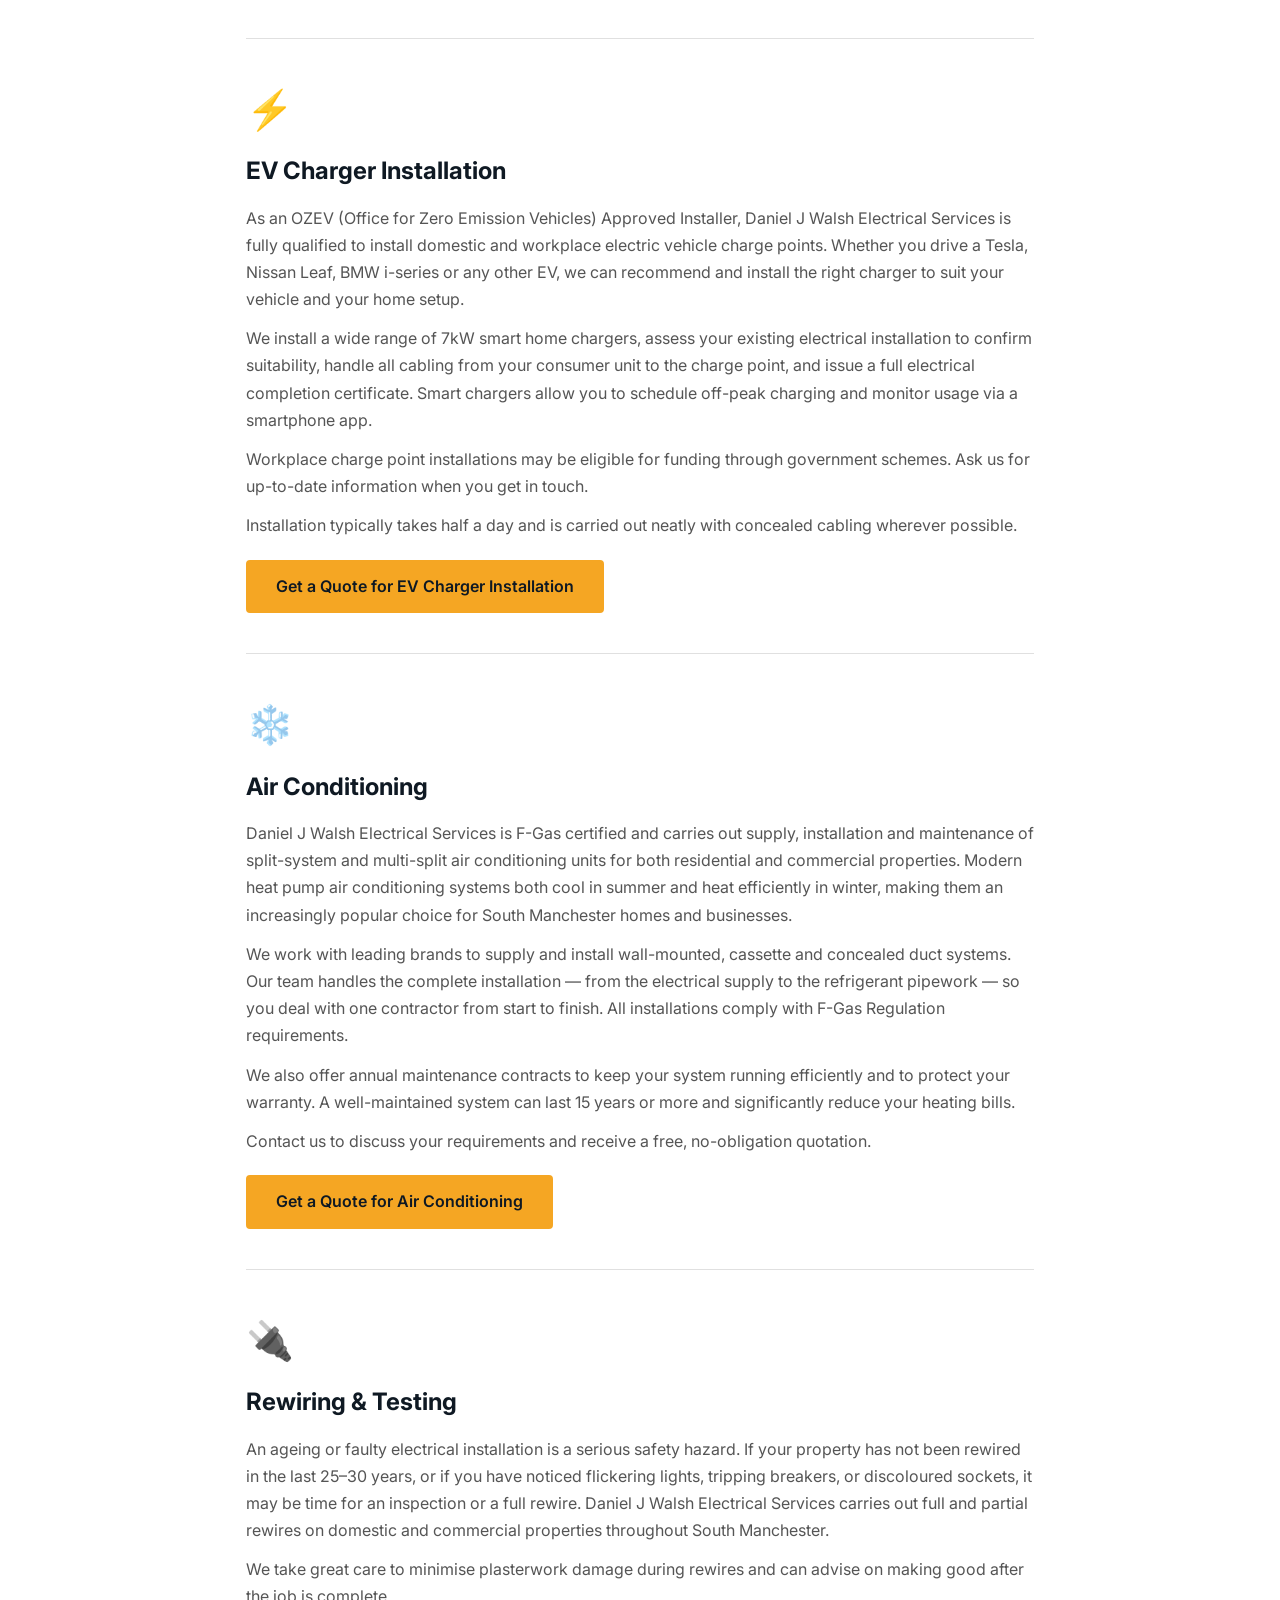
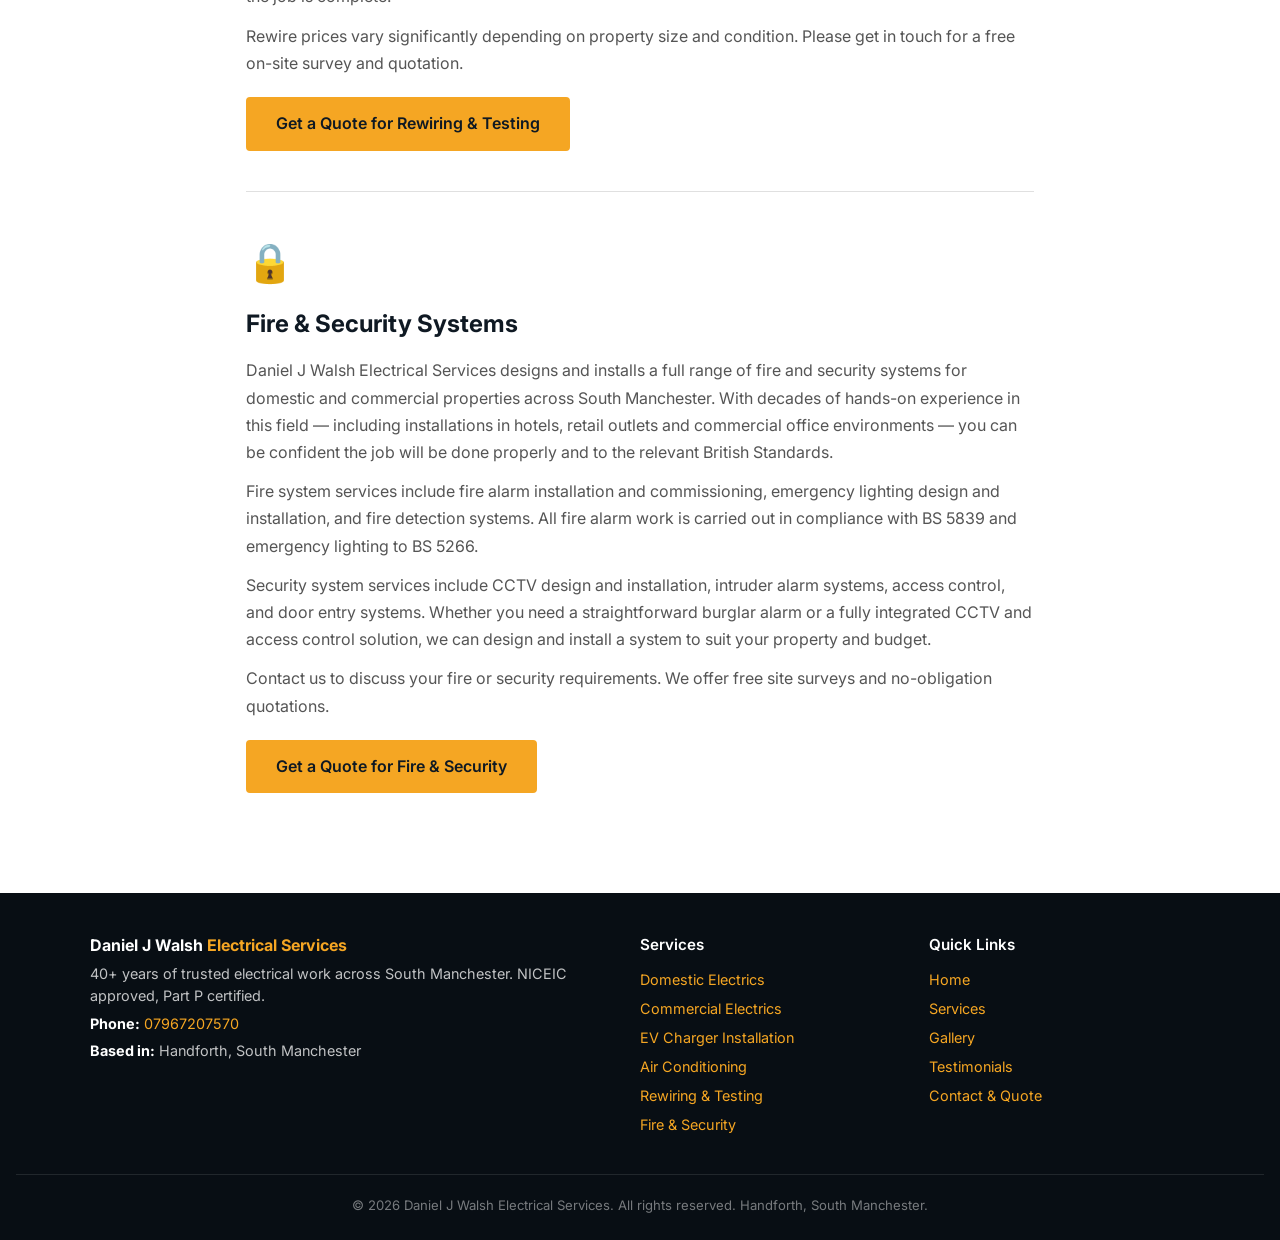
<file: services.html>
<!DOCTYPE html>
<html lang="en">
<head>
  <meta charset="UTF-8" />
  <meta name="viewport" content="width=device-width, initial-scale=1.0" />
  <!-- EDIT: Update title/description for SEO -->
  <title>Electrical Services in South Manchester | EV Chargers, Air Con, Rewiring | Daniel J Walsh</title>
  <meta name="description" content="Domestic &amp; commercial electrician in South Manchester. EV charger installation, air conditioning, rewiring &amp; electrical testing. NICEIC approved, 40+ years experience. Free quotes." />
  <link rel="canonical" href="https://djw-cheshire-services.co.uk/services.html" />
  <meta property="og:type" content="website" />
  <meta property="og:url" content="https://djw-cheshire-services.co.uk/services.html" />
  <meta property="og:title" content="Electrical Services in South Manchester | Daniel J Walsh Electrical Services" />
  <meta property="og:description" content="Domestic &amp; commercial electrics, EV chargers, air conditioning, rewiring &amp; electrical testing across South Manchester. Free no-obligation quotes." />
  <meta name="twitter:card" content="summary" />
  <link rel="preconnect" href="https://fonts.googleapis.com" />
  <link rel="preconnect" href="https://fonts.gstatic.com" crossorigin />
  <link href="https://fonts.googleapis.com/css2?family=Inter:wght@400;500;600;700;800&display=swap" rel="stylesheet" />
  <link rel="icon" href="dwlogo.png" type="image/png" />
  <link rel="stylesheet" href="css/styles.css" />
</head>
<body>

  <!-- =====================================================
       HEADER / NAV
  ====================================================== -->
  <header class="site-header">
    <div class="header-inner">
      <!-- EDIT: Update business name -->
      <a href="index.html" class="site-logo"><svg class="logo-icon" xmlns="http://www.w3.org/2000/svg" viewBox="0 0 64 64" width="32" height="32" aria-hidden="true"><rect width="64" height="64" rx="10" fill="#0f1923"/><polygon points="38,4 22,34 30,34 26,60 46,26 36,26 46,4" fill="#f5a623"/></svg>
        Daniel J Walsh <span>Electrical Services</span>
      </a>

      <button
        class="hamburger"
        id="hamburger"
        aria-label="Open navigation menu"
        aria-expanded="false"
        aria-controls="main-nav"
      >
        <span class="bar"></span>
        <span class="bar"></span>
        <span class="bar"></span>
      </button>

      <nav class="main-nav" id="main-nav" aria-label="Main navigation">
        <ul>
          <li><a href="index.html">Home</a></li>
          <li><a href="services.html">Services</a></li>
          <li><a href="gallery.html">Gallery</a></li>
          <li><a href="testimonials.html">Testimonials</a></li>
          <li><a href="contact.html">Contact</a></li>
        </ul>
      </nav>
    </div>
  </header>

  <!-- =====================================================
       PAGE HERO
  ====================================================== -->
  <section class="page-hero">
    <div class="container">
      <!-- EDIT: Update page title and subtitle -->
      <h1 class="page-hero__title">Our Services</h1>
      <p class="page-hero__sub">Professional electrical services for homes and businesses across South Manchester</p>
    </div>
  </section>

  <!-- =====================================================
       TRUST BADGES
  ====================================================== -->
  <section class="trust-badges" aria-label="Accreditations">
    <div class="trust-badges__inner">
      <!-- EDIT: Update badges -->
      <span class="badge"><span class="badge__dot"></span> NICEIC Approved</span>
      <span class="badge"><span class="badge__dot"></span> Part P Certified</span>
      <span class="badge"><span class="badge__dot"></span> OZEV Approved Installer</span>
      <span class="badge"><span class="badge__dot"></span> F-Gas Certified</span>
    </div>
  </section>

  <!-- =====================================================
       SERVICES LIST
       EDIT: Update each service section as needed.
       Each section has an id for anchor linking from other pages.
  ====================================================== -->
  <main class="services-list">
    <div class="container">

      <!-- Service 1: Domestic Electrics -->
      <!-- EDIT: Update this section for domestic services -->
      <section class="service-section" id="domestic">
        <div class="service-section__icon" aria-hidden="true">🏠</div>
        <h2 class="service-section__title">Domestic Electrics</h2>
        <p>
          Whether you need a single socket fitted or a complete electrical overhaul, Daniel J Walsh Electrical Services
          delivers high-quality domestic electrical work with minimal disruption to your home. With over 40 years of
          hands-on experience, every job — no matter how small — is treated with the same level of care and
          professionalism.
        </p>
        <p>
          Services include consumer unit (fuse board) upgrades, additional sockets and lighting circuits, loft
          conversions and extension wiring, outdoor power and security lighting, fault finding and repairs, and
          compliance testing. All work is carried out to current BS 7671 wiring regulations and certified under
          Part P where required.
        </p>
        <p>
          We understand that your home is your most important asset. Our engineers work cleanly, tidy up fully after
          every job, and always explain what needs doing and why before starting any work.
        </p>
        <p>
          <!-- EDIT: Update turnaround/availability message -->
          Contact us today for a free, no-obligation quote. Most domestic jobs can be booked within the week.
        </p>
        <a href="contact.html" class="btn btn--primary">Get a Quote for Domestic Electrics</a>
      </section>

      <!-- Service 2: Commercial Electrics -->
      <!-- EDIT: Update this section for commercial services -->
      <section class="service-section" id="commercial">
        <div class="service-section__icon" aria-hidden="true">🏢</div>
        <h2 class="service-section__title">Commercial Electrics</h2>
        <p>
          Daniel J Walsh Electrical Services provides reliable, competitively priced commercial electrical services
          for offices, retail units, warehouses, workshops and a wide range of business premises across South
          Manchester. As an NICEIC-approved contractor, all commercial work meets the latest industry standards
          and regulatory requirements.
        </p>
        <p>
          Commercial services include new build and refurbishment wiring, three-phase power installation, distribution
          board upgrades, emergency lighting systems, fire alarm cabling, and external and security lighting.
        </p>
        <p>
          We work flexibly around your business hours — including early mornings, evenings and weekends where possible —
          to minimise downtime and disruption to your operations.
        </p>
        <p>
          <!-- EDIT: Update commercial callout -->
          Get in touch to discuss your project requirements. We're happy to visit site and provide a detailed written
          quotation at no cost.
        </p>
        <a href="contact.html" class="btn btn--primary">Get a Quote for Commercial Electrics</a>
      </section>

      <!-- Service 3: EV Charger Installation -->
      <!-- EDIT: Update this section for EV charger services -->
      <section class="service-section" id="ev">
        <div class="service-section__icon" aria-hidden="true">⚡</div>
        <h2 class="service-section__title">EV Charger Installation</h2>
        <p>
          As an OZEV (Office for Zero Emission Vehicles) Approved Installer, Daniel J Walsh Electrical Services is
          fully qualified to install domestic and workplace electric vehicle charge points. Whether you drive a Tesla,
          Nissan Leaf, BMW i-series or any other EV, we can recommend and install the right charger to suit your
          vehicle and your home setup.
        </p>
        <p>
          We install a wide range of 7kW smart home chargers, assess your existing electrical installation to confirm
          suitability, handle all cabling from your consumer unit to the charge point, and issue a full electrical
          completion certificate. Smart chargers allow you to schedule off-peak charging and monitor usage via a
          smartphone app.
        </p>
        <p>
          <!-- EDIT: Update grant/scheme information as government schemes change -->
          Workplace charge point installations may be eligible for funding through government schemes. Ask us for
          up-to-date information when you get in touch.
        </p>
        <p>
          Installation typically takes half a day and is carried out neatly with concealed cabling wherever possible.
        </p>
        <a href="contact.html" class="btn btn--primary">Get a Quote for EV Charger Installation</a>
      </section>

      <!-- Service 4: Air Conditioning -->
      <!-- EDIT: Update this section for air con services -->
      <section class="service-section" id="aircon">
        <div class="service-section__icon" aria-hidden="true">❄️</div>
        <h2 class="service-section__title">Air Conditioning</h2>
        <p>
          Daniel J Walsh Electrical Services is F-Gas certified and carries out supply, installation and maintenance
          of split-system and multi-split air conditioning units for both residential and commercial properties. Modern
          heat pump air conditioning systems both cool in summer and heat efficiently in winter, making them an
          increasingly popular choice for South Manchester homes and businesses.
        </p>
        <p>
          We work with leading brands to supply and install wall-mounted, cassette and concealed duct systems. Our
          team handles the complete installation — from the electrical supply to the refrigerant pipework — so you
          deal with one contractor from start to finish. All installations comply with F-Gas Regulation requirements.
        </p>
        <p>
          We also offer annual maintenance contracts to keep your system running efficiently and to protect your
          warranty. A well-maintained system can last 15 years or more and significantly reduce your heating bills.
        </p>
        <p>
          <!-- EDIT: Update air con availability/lead time -->
          Contact us to discuss your requirements and receive a free, no-obligation quotation.
        </p>
        <a href="contact.html" class="btn btn--primary">Get a Quote for Air Conditioning</a>
      </section>

      <!-- Service 5: Rewiring & Testing -->
      <!-- EDIT: Update this section for rewiring/testing services -->
      <section class="service-section" id="rewiring">
        <div class="service-section__icon" aria-hidden="true">🔌</div>
        <h2 class="service-section__title">Rewiring &amp; Testing</h2>
        <p>
          An ageing or faulty electrical installation is a serious safety hazard. If your property has not been
          rewired in the last 25–30 years, or if you have noticed flickering lights, tripping breakers, or
          discoloured sockets, it may be time for an inspection or a full rewire. Daniel J Walsh Electrical Services
          carries out full and partial rewires on domestic and commercial properties throughout South Manchester.
        </p>
        <p>
          We take great care to minimise plasterwork damage during rewires and can advise on making good after
          the job is complete.
        </p>
        <p>
          <!-- EDIT: Update rewire quote note -->
          Rewire prices vary significantly depending on property size and condition. Please get in touch for a
          free on-site survey and quotation.
        </p>
        <a href="contact.html" class="btn btn--primary">Get a Quote for Rewiring &amp; Testing</a>
      </section>

      <!-- Service 6: Fire & Security -->
      <!-- EDIT: Update this section for fire & security services -->
      <section class="service-section" id="security">
        <div class="service-section__icon" aria-hidden="true">🔒</div>
        <h2 class="service-section__title">Fire &amp; Security Systems</h2>
        <p>
          Daniel J Walsh Electrical Services designs and installs a full range of fire and security systems for
          domestic and commercial properties across South Manchester. With decades of hands-on experience in this
          field — including installations in hotels, retail outlets and commercial office environments — you can
          be confident the job will be done properly and to the relevant British Standards.
        </p>
        <p>
          Fire system services include fire alarm installation and commissioning, emergency lighting design and
          installation, and fire detection systems. All fire alarm work is carried out in compliance with BS 5839
          and emergency lighting to BS 5266.
        </p>
        <p>
          Security system services include CCTV design and installation, intruder alarm systems, access control,
          and door entry systems. Whether you need a straightforward burglar alarm or a fully integrated CCTV and
          access control solution, we can design and install a system to suit your property and budget.
        </p>
        <p>
          <!-- EDIT: Update security callout -->
          Contact us to discuss your fire or security requirements. We offer free site surveys and no-obligation quotations.
        </p>
        <a href="contact.html" class="btn btn--primary">Get a Quote for Fire &amp; Security</a>
      </section>

    </div>
  </main>

  <!-- =====================================================
       FOOTER
  ====================================================== -->
  <footer class="site-footer">
    <div class="footer-inner">

      <div class="footer-col">
        <!-- EDIT: Update business name -->
        <p class="footer-brand">Daniel J Walsh <span>Electrical Services</span></p>
        <!-- EDIT: Update strapline -->
        <p>40+ years of trusted electrical work across South Manchester. NICEIC approved, Part P certified.</p>
        <!-- EDIT: Update phone number -->
        <p><strong style="color:#fff;">Phone:</strong> <a href="tel:07967207570">07967207570</a></p>
        <!-- EDIT: Update location -->
        <p><strong style="color:#fff;">Based in:</strong> Handforth, South Manchester</p>
      </div>

      <div class="footer-col">
        <h3>Services</h3>
        <ul>
          <li><a href="services.html#domestic">Domestic Electrics</a></li>
          <li><a href="services.html#commercial">Commercial Electrics</a></li>
          <li><a href="services.html#ev">EV Charger Installation</a></li>
          <li><a href="services.html#aircon">Air Conditioning</a></li>
          <li><a href="services.html#rewiring">Rewiring &amp; Testing</a></li>
          <li><a href="services.html#security">Fire &amp; Security</a></li>
        </ul>
      </div>

      <div class="footer-col">
        <h3>Quick Links</h3>
        <ul>
          <li><a href="index.html">Home</a></li>
          <li><a href="services.html">Services</a></li>
          <li><a href="gallery.html">Gallery</a></li>
          <li><a href="testimonials.html">Testimonials</a></li>
          <li><a href="contact.html">Contact &amp; Quote</a></li>
        </ul>
      </div>

    </div>
    <!-- EDIT: Update copyright year -->
    <div class="footer-bottom">
      <p>&copy; 2026 Daniel J Walsh Electrical Services. All rights reserved. Handforth, South Manchester.</p>
    </div>
  </footer>

  <!-- =====================================================
       STICKY CALL BUTTON (mobile only)
       EDIT: Update phone number
  ====================================================== -->
  <a href="tel:07967207570" class="sticky-call" aria-label="Call Daniel J Walsh Electrical Services">
    <svg width="20" height="20" viewBox="0 0 24 24" fill="none" stroke="currentColor" stroke-width="2.5" stroke-linecap="round" stroke-linejoin="round" aria-hidden="true">
      <path d="M22 16.92v3a2 2 0 0 1-2.18 2 19.79 19.79 0 0 1-8.63-3.07A19.5 19.5 0 0 1 4.69 12a19.79 19.79 0 0 1-3.07-8.67A2 2 0 0 1 3.6 1.2h3a2 2 0 0 1 2 1.72c.127.96.361 1.903.7 2.81a2 2 0 0 1-.45 2.11L7.91 8.78a16 16 0 0 0 6.29 6.29l1.85-1.85a2 2 0 0 1 2.11-.45c.907.339 1.85.573 2.81.7A2 2 0 0 1 22 16.92z"/>
    </svg>
    <!-- EDIT: Update phone number -->
    Call Daniel: 07967207570
  </a>

  <script src="js/main.js"></script>
</body>
</html>
</file>
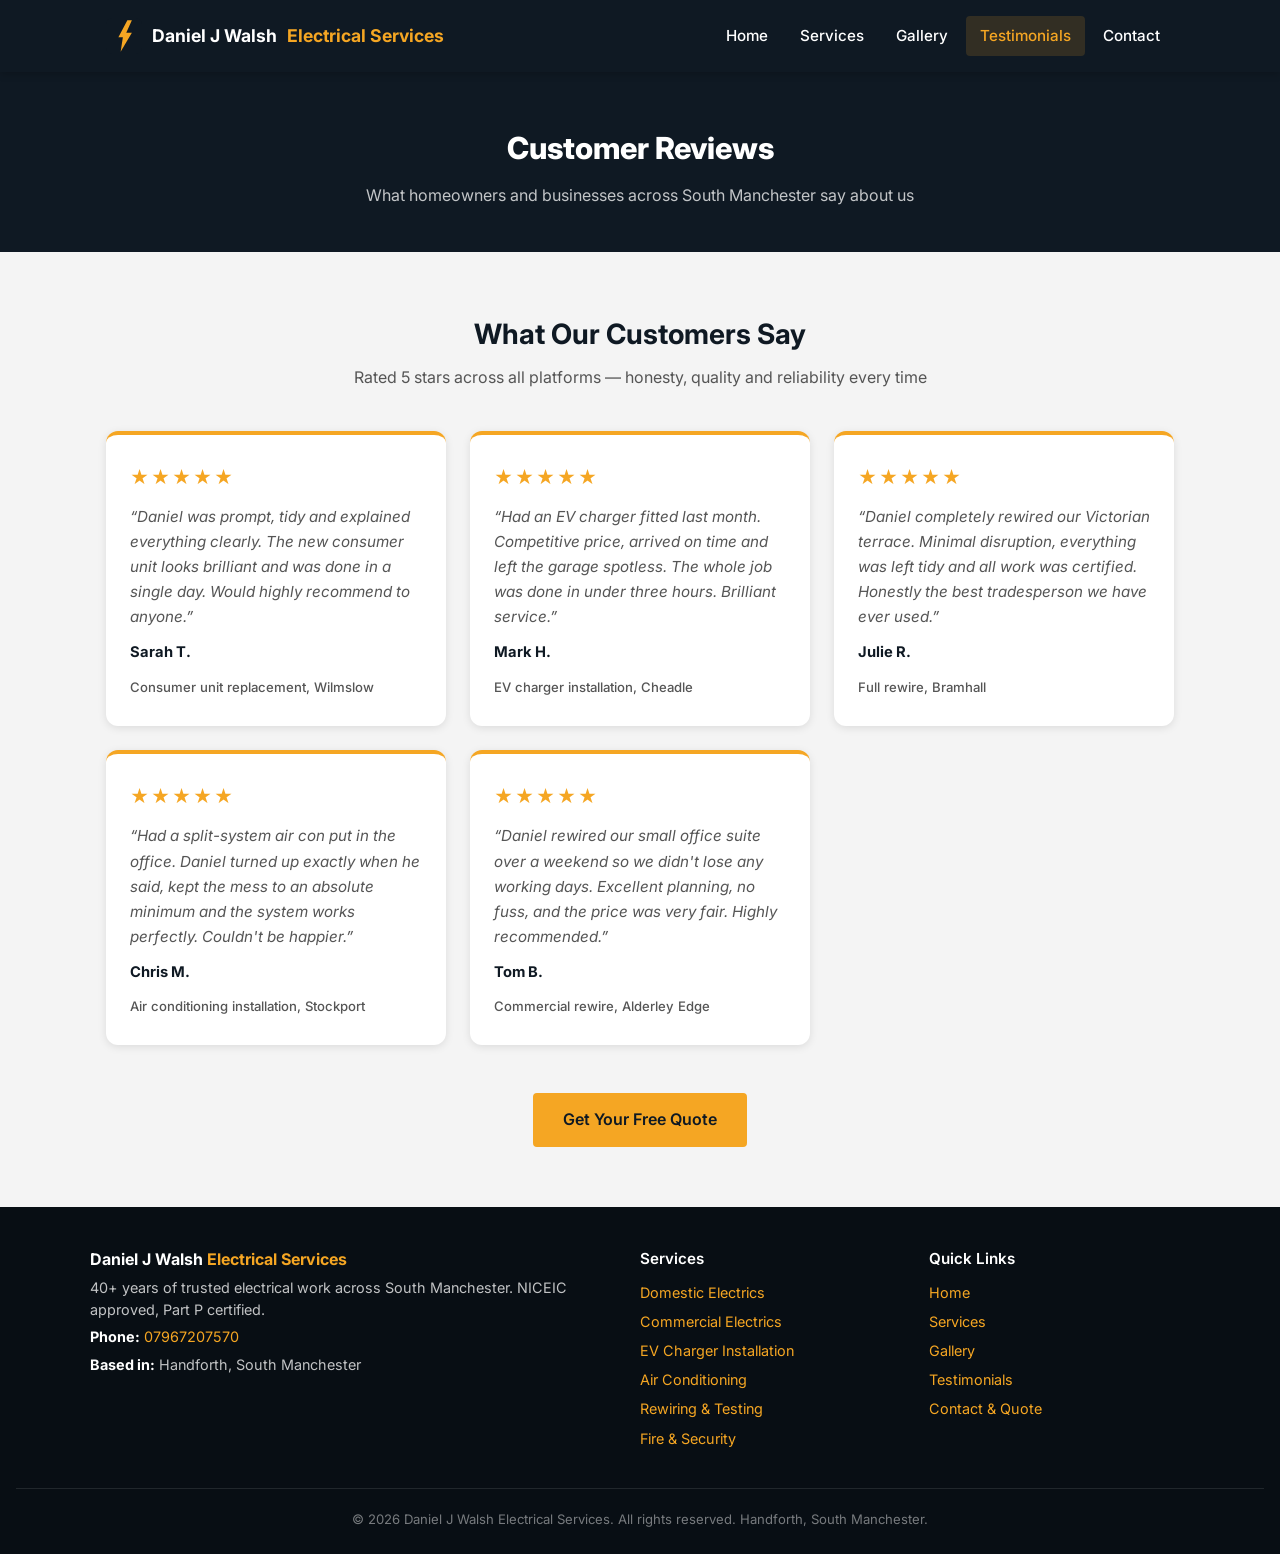
<file: testimonials.html>
<!DOCTYPE html>
<html lang="en">
<head>
  <meta charset="UTF-8" />
  <meta name="viewport" content="width=device-width, initial-scale=1.0" />
  <!-- EDIT: Update title/description for SEO -->
  <title>Customer Reviews | Trusted Electrician South Manchester | Daniel J Walsh</title>
  <meta name="description" content="Read reviews from customers across South Manchester. Daniel J Walsh Electrical Services — NICEIC approved, 40+ years experience in domestic &amp; commercial electrical work." />
  <link rel="canonical" href="https://djw-cheshire-services.co.uk/testimonials.html" />
  <meta property="og:type" content="website" />
  <meta property="og:url" content="https://djw-cheshire-services.co.uk/testimonials.html" />
  <meta property="og:title" content="Customer Reviews | Daniel J Walsh Electrical Services, South Manchester" />
  <meta property="og:description" content="Trusted by homeowners and businesses across South Manchester. Read what customers say about Daniel J Walsh Electrical Services." />
  <meta name="twitter:card" content="summary" />
  <link rel="preconnect" href="https://fonts.googleapis.com" />
  <link rel="preconnect" href="https://fonts.gstatic.com" crossorigin />
  <link href="https://fonts.googleapis.com/css2?family=Inter:wght@400;500;600;700;800&display=swap" rel="stylesheet" />
  <link rel="icon" href="dwlogo.png" type="image/png" />
  <link rel="stylesheet" href="css/styles.css" />
</head>
<body>

  <!-- =====================================================
       HEADER / NAV
  ====================================================== -->
  <header class="site-header">
    <div class="header-inner">
      <!-- EDIT: Update business name -->
      <a href="index.html" class="site-logo"><svg class="logo-icon" xmlns="http://www.w3.org/2000/svg" viewBox="0 0 64 64" width="32" height="32" aria-hidden="true"><rect width="64" height="64" rx="10" fill="#0f1923"/><polygon points="38,4 22,34 30,34 26,60 46,26 36,26 46,4" fill="#f5a623"/></svg>
        Daniel J Walsh <span>Electrical Services</span>
      </a>

      <button
        class="hamburger"
        id="hamburger"
        aria-label="Open navigation menu"
        aria-expanded="false"
        aria-controls="main-nav"
      >
        <span class="bar"></span>
        <span class="bar"></span>
        <span class="bar"></span>
      </button>

      <nav class="main-nav" id="main-nav" aria-label="Main navigation">
        <ul>
          <li><a href="index.html">Home</a></li>
          <li><a href="services.html">Services</a></li>
          <li><a href="gallery.html">Gallery</a></li>
          <li><a href="testimonials.html">Testimonials</a></li>
          <li><a href="contact.html">Contact</a></li>
        </ul>
      </nav>
    </div>
  </header>

  <!-- =====================================================
       PAGE HERO
  ====================================================== -->
  <section class="page-hero">
    <div class="container">
      <!-- EDIT: Update page title -->
      <h1 class="page-hero__title">Customer Reviews</h1>
      <p class="page-hero__sub">What homeowners and businesses across South Manchester say about us</p>
    </div>
  </section>

  <!-- =====================================================
       REVIEWS SECTION
       Reviews are defined in the JS array below and
       rendered into #reviews-grid automatically.
       EDIT: Add new reviews to the `reviews` array in the
       <script> tag at the bottom of this page.
  ====================================================== -->
  <main class="testimonials-page">
    <div class="container">
      <div class="section-title-wrap">
        <h2 class="section-title">What Our Customers Say</h2>
        <!-- EDIT: Update overall rating copy if needed -->
        <p class="section-subtitle">Rated 5 stars across all platforms &mdash; honesty, quality and reliability every time</p>
      </div>

      <!-- Reviews are injected here by the script below -->
      <div class="reviews-grid" id="reviews-grid" aria-live="polite">
        <!-- JS-rendered review cards will appear here -->
      </div>

      <div style="text-align:center; margin-top:48px;">
        <a href="contact.html" class="btn btn--primary">Get Your Free Quote</a>
      </div>
    </div>
  </main>

  <!-- =====================================================
       FOOTER
  ====================================================== -->
  <footer class="site-footer">
    <div class="footer-inner">

      <div class="footer-col">
        <!-- EDIT: Update business name -->
        <p class="footer-brand">Daniel J Walsh <span>Electrical Services</span></p>
        <p>40+ years of trusted electrical work across South Manchester. NICEIC approved, Part P certified.</p>
        <!-- EDIT: Update phone number -->
        <p><strong style="color:#fff;">Phone:</strong> <a href="tel:07967207570">07967207570</a></p>
        <!-- EDIT: Update location -->
        <p><strong style="color:#fff;">Based in:</strong> Handforth, South Manchester</p>
      </div>

      <div class="footer-col">
        <h3>Services</h3>
        <ul>
          <li><a href="services.html#domestic">Domestic Electrics</a></li>
          <li><a href="services.html#commercial">Commercial Electrics</a></li>
          <li><a href="services.html#ev">EV Charger Installation</a></li>
          <li><a href="services.html#aircon">Air Conditioning</a></li>
          <li><a href="services.html#rewiring">Rewiring &amp; Testing</a></li>
          <li><a href="services.html#security">Fire &amp; Security</a></li>
        </ul>
      </div>

      <div class="footer-col">
        <h3>Quick Links</h3>
        <ul>
          <li><a href="index.html">Home</a></li>
          <li><a href="services.html">Services</a></li>
          <li><a href="gallery.html">Gallery</a></li>
          <li><a href="testimonials.html">Testimonials</a></li>
          <li><a href="contact.html">Contact &amp; Quote</a></li>
        </ul>
      </div>

    </div>
    <!-- EDIT: Update copyright year -->
    <div class="footer-bottom">
      <p>&copy; 2026 Daniel J Walsh Electrical Services. All rights reserved. Handforth, South Manchester.</p>
    </div>
  </footer>

  <!-- =====================================================
       STICKY CALL BUTTON (mobile only)
       EDIT: Update phone number
  ====================================================== -->
  <a href="tel:07967207570" class="sticky-call" aria-label="Call Daniel J Walsh Electrical Services">
    <svg width="20" height="20" viewBox="0 0 24 24" fill="none" stroke="currentColor" stroke-width="2.5" stroke-linecap="round" stroke-linejoin="round" aria-hidden="true">
      <path d="M22 16.92v3a2 2 0 0 1-2.18 2 19.79 19.79 0 0 1-8.63-3.07A19.5 19.5 0 0 1 4.69 12a19.79 19.79 0 0 1-3.07-8.67A2 2 0 0 1 3.6 1.2h3a2 2 0 0 1 2 1.72c.127.96.361 1.903.7 2.81a2 2 0 0 1-.45 2.11L7.91 8.78a16 16 0 0 0 6.29 6.29l1.85-1.85a2 2 0 0 1 2.11-.45c.907.339 1.85.573 2.81.7A2 2 0 0 1 22 16.92z"/>
    </svg>
    <!-- EDIT: Update phone number -->
    Call Daniel: 07967207570
  </a>

  <!-- =====================================================
       REVIEWS DATA & RENDER SCRIPT
       EDIT: Add new reviews by adding objects to the
       `reviews` array below. Each review needs:
         name  — customer first name and last initial
         job   — type of work carried out
         stars — number from 1 to 5
         text  — the review text (keep under ~200 chars)
  ====================================================== -->
  <script>
    /* EDIT: Add or update reviews in this array */
    var reviews = [
      {
        name:  "Sarah T.",
        job:   "Consumer unit replacement, Wilmslow",
        stars: 5,
        text:  "Daniel was prompt, tidy and explained everything clearly. The new consumer unit looks brilliant and was done in a single day. Would highly recommend to anyone."
      },
      {
        name:  "Mark H.",
        job:   "EV charger installation, Cheadle",
        stars: 5,
        text:  "Had an EV charger fitted last month. Competitive price, arrived on time and left the garage spotless. The whole job was done in under three hours. Brilliant service."
      },
      {
        name:  "Julie R.",
        job:   "Full rewire, Bramhall",
        stars: 5,
        text:  "Daniel completely rewired our Victorian terrace. Minimal disruption, everything was left tidy and all work was certified. Honestly the best tradesperson we have ever used."
      },
      {
        name:  "Chris M.",
        job:   "Air conditioning installation, Stockport",
        stars: 5,
        text:  "Had a split-system air con put in the office. Daniel turned up exactly when he said, kept the mess to an absolute minimum and the system works perfectly. Couldn't be happier."
      },
      {
        name:  "Tom B.",
        job:   "Commercial rewire, Alderley Edge",
        stars: 5,
        text:  "Daniel rewired our small office suite over a weekend so we didn't lose any working days. Excellent planning, no fuss, and the price was very fair. Highly recommended."
      }
    ];

    /* Render function — no need to edit below this line */
    (function renderReviews() {
      var grid = document.getElementById('reviews-grid');
      if (!grid) return;

      reviews.forEach(function (review) {
        /* Build star string */
        var stars = '';
        for (var i = 0; i < review.stars; i++) stars += '\u2605';
        var emptyStars = '';
        for (var j = review.stars; j < 5; j++) emptyStars += '\u2606';

        var card = document.createElement('article');
        card.className = 'review-card';
        card.innerHTML =
          '<div class="review-card__stars" aria-label="' + review.stars + ' stars">' + stars + emptyStars + '</div>' +
          '<p class="review-card__text">\u201c' + review.text + '\u201d</p>' +
          '<p class="review-card__name">' + review.name + '</p>' +
          '<p class="review-card__job">' + review.job + '</p>';

        grid.appendChild(card);
      });
    })();
  </script>

  <script src="js/main.js"></script>
</body>
</html>
</file>
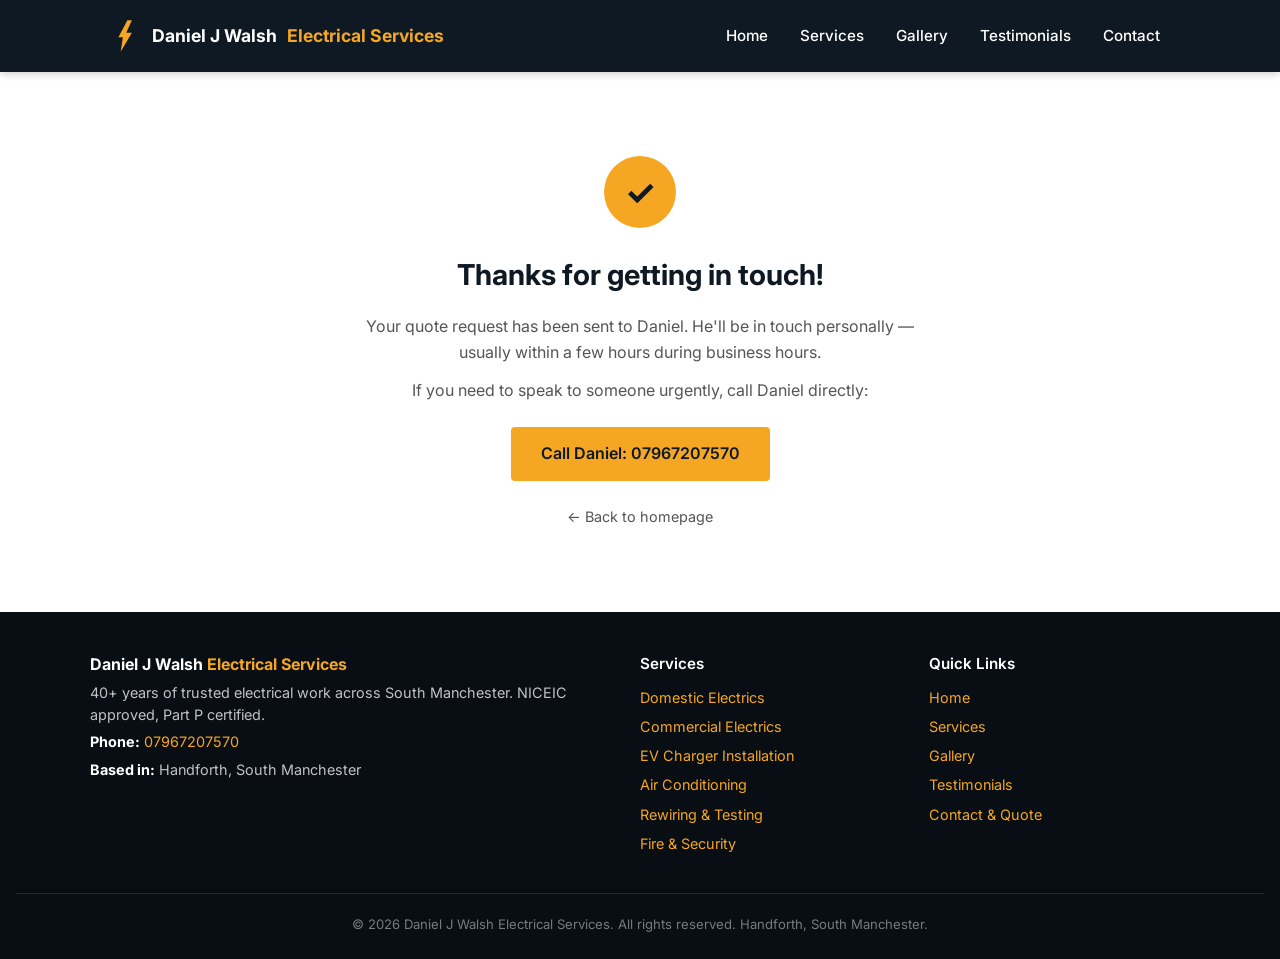
<file: thanks.html>
<!DOCTYPE html>
<html lang="en">
<head>
  <meta charset="UTF-8" />
  <meta name="viewport" content="width=device-width, initial-scale=1.0" />
  <title>Thanks for Your Enquiry | Daniel J Walsh Electrical Services</title>
  <meta name="robots" content="noindex, nofollow" />
  <link rel="icon" href="dwlogo.png" type="image/png" />
  <link rel="preconnect" href="https://fonts.googleapis.com" />
  <link rel="preconnect" href="https://fonts.gstatic.com" crossorigin />
  <link href="https://fonts.googleapis.com/css2?family=Inter:wght@400;500;600;700;800&display=swap" rel="stylesheet" />
  <link rel="stylesheet" href="css/styles.css" />
</head>
<body>

  <header class="site-header">
    <div class="header-inner">
      <a href="index.html" class="site-logo">
        <svg class="logo-icon" xmlns="http://www.w3.org/2000/svg" viewBox="0 0 64 64" width="32" height="32" aria-hidden="true"><rect width="64" height="64" rx="10" fill="#0f1923"/><polygon points="38,4 22,34 30,34 26,60 46,26 36,26 46,4" fill="#f5a623"/></svg>
        Daniel J Walsh <span>Electrical Services</span>
      </a>
      <button class="hamburger" id="hamburger" aria-label="Open navigation menu" aria-expanded="false" aria-controls="main-nav">
        <span class="bar"></span>
        <span class="bar"></span>
        <span class="bar"></span>
      </button>
      <nav class="main-nav" id="main-nav" aria-label="Main navigation">
        <ul>
          <li><a href="index.html">Home</a></li>
          <li><a href="services.html">Services</a></li>
          <li><a href="gallery.html">Gallery</a></li>
          <li><a href="testimonials.html">Testimonials</a></li>
          <li><a href="contact.html">Contact</a></li>
        </ul>
      </nav>
    </div>
  </header>

  <main class="thanks-page">
    <div class="container">
      <div class="thanks-inner">
        <div class="thanks-icon" aria-hidden="true">✓</div>
        <h1>Thanks for getting in touch!</h1>
        <p>Your quote request has been sent to Daniel. He'll be in touch personally — usually within a few hours during business hours.</p>
        <p>If you need to speak to someone urgently, call Daniel directly:</p>
        <!-- EDIT: Update phone number -->
        <a href="tel:07967207570" class="btn btn--primary thanks-call">Call Daniel: 07967207570</a>
        <a href="index.html" class="thanks-back">← Back to homepage</a>
      </div>
    </div>
  </main>

  <footer class="site-footer">
    <div class="footer-inner">
      <div class="footer-col">
        <p class="footer-brand">Daniel J Walsh <span>Electrical Services</span></p>
        <p>40+ years of trusted electrical work across South Manchester. NICEIC approved, Part P certified.</p>
        <p><strong style="color:#fff;">Phone:</strong> <a href="tel:07967207570">07967207570</a></p>
        <p><strong style="color:#fff;">Based in:</strong> Handforth, South Manchester</p>
      </div>
      <div class="footer-col">
        <h3>Services</h3>
        <ul>
          <li><a href="services.html#domestic">Domestic Electrics</a></li>
          <li><a href="services.html#commercial">Commercial Electrics</a></li>
          <li><a href="services.html#ev">EV Charger Installation</a></li>
          <li><a href="services.html#aircon">Air Conditioning</a></li>
          <li><a href="services.html#rewiring">Rewiring &amp; Testing</a></li>
          <li><a href="services.html#security">Fire &amp; Security</a></li>
        </ul>
      </div>
      <div class="footer-col">
        <h3>Quick Links</h3>
        <ul>
          <li><a href="index.html">Home</a></li>
          <li><a href="services.html">Services</a></li>
          <li><a href="gallery.html">Gallery</a></li>
          <li><a href="testimonials.html">Testimonials</a></li>
          <li><a href="contact.html">Contact &amp; Quote</a></li>
        </ul>
      </div>
    </div>
    <div class="footer-bottom">
      <p>&copy; 2026 Daniel J Walsh Electrical Services. All rights reserved. Handforth, South Manchester.</p>
    </div>
  </footer>

  <a href="tel:07967207570" class="sticky-call" aria-label="Call Daniel J Walsh Electrical Services">
    <svg width="20" height="20" viewBox="0 0 24 24" fill="none" stroke="currentColor" stroke-width="2.5" stroke-linecap="round" stroke-linejoin="round" aria-hidden="true">
      <path d="M22 16.92v3a2 2 0 0 1-2.18 2 19.79 19.79 0 0 1-8.63-3.07A19.5 19.5 0 0 1 4.69 12a19.79 19.79 0 0 1-3.07-8.67A2 2 0 0 1 3.6 1.2h3a2 2 0 0 1 2 1.72c.127.96.361 1.903.7 2.81a2 2 0 0 1-.45 2.11L7.91 8.78a16 16 0 0 0 6.29 6.29l1.85-1.85a2 2 0 0 1 2.11-.45c.907.339 1.85.573 2.81.7A2 2 0 0 1 22 16.92z"/>
    </svg>
    Call Daniel: 07967207570
  </a>

  <script src="js/main.js"></script>
</body>
</html>
</file>
<file: css/styles.css>
/* ============================================================
   Daniel J Walsh Electrical Services — Main Stylesheet
   ============================================================
   CSS custom properties make it easy to retheme the site.
   All colours, fonts and spacing are defined here.
   ============================================================ */

/* --- Custom Properties ------------------------------------ */
:root {
  --color-navy:      #0f1923;
  --color-navy-dark: #080e14;
  --color-amber:     #f5a623;
  --color-amber-dark:#d4891a;
  --color-white:     #ffffff;
  --color-grey-light:#f4f4f4;
  --color-grey-mid:  #e0e0e0;
  --color-grey-text: #555555;
  --color-text:      #1a1a1a;

  /* Service accent colours — mirror the logo's four panels */
  --color-electric:  #1a6abf;
  --color-ev:        #2a9e3f;
  --color-plumbing:  #c0392b;
  --color-aircon:    #2980b9;

  --font-main: 'Inter', sans-serif;

  --radius-sm:  4px;
  --radius-md:  8px;
  --radius-lg:  12px;
  --radius-pill:999px;

  --shadow-card: 0 2px 8px rgba(0,0,0,0.10);
  --shadow-hover:0 4px 16px rgba(0,0,0,0.16);

  --max-width: 1100px;
  --section-pad: 60px 16px;
}

/* --- Reset & Base ----------------------------------------- */
*, *::before, *::after {
  box-sizing: border-box;
  margin: 0;
  padding: 0;
}

html {
  scroll-behavior: smooth;
  font-size: 16px;
}

body {
  font-family: var(--font-main);
  color: var(--color-text);
  background: var(--color-white);
  line-height: 1.6;
  -webkit-font-smoothing: antialiased;
}

img {
  max-width: 100%;
  display: block;
}

a {
  color: inherit;
  text-decoration: none;
}

ul {
  list-style: none;
}

button {
  cursor: pointer;
  font-family: var(--font-main);
}

/* --- Utility Classes -------------------------------------- */
.container {
  width: 100%;
  max-width: var(--max-width);
  margin: 0 auto;
  padding: 0 16px;
}

.sr-only {
  position: absolute;
  width: 1px;
  height: 1px;
  padding: 0;
  margin: -1px;
  overflow: hidden;
  clip: rect(0,0,0,0);
  white-space: nowrap;
  border: 0;
}

.btn {
  display: inline-block;
  padding: 12px 28px;
  border-radius: var(--radius-sm);
  font-weight: 600;
  font-size: 1rem;
  text-align: center;
  transition: background 0.2s, color 0.2s, transform 0.1s;
  border: 2px solid transparent;
}

.btn:active {
  transform: scale(0.98);
}

.btn--primary {
  background: var(--color-amber);
  color: var(--color-navy);
  border-color: var(--color-amber);
}

.btn--primary:hover {
  background: var(--color-amber-dark);
  border-color: var(--color-amber-dark);
}

.btn--outline {
  background: transparent;
  color: var(--color-white);
  border-color: var(--color-white);
}

.btn--outline:hover {
  background: var(--color-white);
  color: var(--color-navy);
}

.btn--navy {
  background: var(--color-navy);
  color: var(--color-white);
  border-color: var(--color-navy);
}

.btn--navy:hover {
  background: var(--color-navy-dark);
  border-color: var(--color-navy-dark);
}

.section-title {
  font-size: 1.75rem;
  font-weight: 700;
  color: var(--color-navy);
  margin-bottom: 8px;
}

.section-subtitle {
  color: var(--color-grey-text);
  font-size: 1rem;
  margin-bottom: 36px;
}

.section-title-wrap {
  text-align: center;
  margin-bottom: 40px;
}

/* --- Header / Nav ---------------------------------------- */
.site-header {
  position: sticky;
  top: 0;
  z-index: 100;
  background: var(--color-navy);
  box-shadow: 0 2px 8px rgba(0,0,0,0.2);
}

.header-inner {
  display: flex;
  align-items: center;
  justify-content: space-between;
  height: 72px;
  padding: 0 16px;
  max-width: var(--max-width);
  margin: 0 auto;
}

.site-logo {
  color: var(--color-white);
  font-weight: 700;
  font-size: 1rem;
  line-height: 1.2;
  max-width: 240px;
  display: flex;
  align-items: center;
  gap: 10px;
}

.site-logo span {
  color: var(--color-amber);
}

.logo-icon {
  flex-shrink: 0;
  width: 36px;
  height: 36px;
  border-radius: 6px;
}

/* Hamburger button */
.hamburger {
  display: flex;
  flex-direction: column;
  justify-content: space-between;
  width: 28px;
  height: 20px;
  background: none;
  border: none;
  padding: 0;
  z-index: 101;
}

.hamburger .bar {
  display: block;
  width: 100%;
  height: 3px;
  background: var(--color-white);
  border-radius: 2px;
  transition: transform 0.25s, opacity 0.25s;
  transform-origin: center;
}

/* Animate bars when nav is open */
.hamburger[aria-expanded="true"] .bar:nth-child(1) {
  transform: translateY(8.5px) rotate(45deg);
}

.hamburger[aria-expanded="true"] .bar:nth-child(2) {
  opacity: 0;
  transform: scaleX(0);
}

.hamburger[aria-expanded="true"] .bar:nth-child(3) {
  transform: translateY(-8.5px) rotate(-45deg);
}

/* Nav */
.main-nav {
  display: none;
  position: absolute;
  top: 64px;
  left: 0;
  right: 0;
  background: var(--color-navy-dark);
  padding: 12px 0;
  z-index: 99;
}

.main-nav.is-open {
  display: block;
}

.main-nav ul {
  display: flex;
  flex-direction: column;
}

.main-nav a {
  display: block;
  color: var(--color-white);
  padding: 12px 24px;
  font-weight: 500;
  font-size: 1rem;
  transition: background 0.15s, color 0.15s;
}

.main-nav a:hover,
.main-nav a.active {
  background: rgba(245,166,35,0.15);
  color: var(--color-amber);
}

.main-nav a.active {
  border-left: 3px solid var(--color-amber);
  padding-left: 21px;
}

/* Desktop nav */
@media (min-width: 768px) {
  .hamburger {
    display: none;
  }

  .main-nav {
    display: block;
    position: static;
    background: none;
    padding: 0;
  }

  .main-nav ul {
    flex-direction: row;
    gap: 4px;
  }

  .main-nav a {
    padding: 8px 14px;
    border-radius: var(--radius-sm);
    font-size: 0.95rem;
  }

  .main-nav a.active {
    border-left: none;
    padding-left: 14px;
    background: rgba(245,166,35,0.15);
    color: var(--color-amber);
  }

  .site-logo {
    font-size: 1.1rem;
    max-width: none;
  }
}

/* --- Sticky Call Button (mobile only) -------------------- */
/* EDIT: Remove or adjust this section if not needed */
.sticky-call {
  display: flex;
  position: fixed;
  bottom: 0;
  left: 0;
  right: 0;
  z-index: 200;
  background: var(--color-amber);
  color: var(--color-navy);
  text-align: center;
  justify-content: center;
  align-items: center;
  gap: 10px;
  padding: 14px 16px;
  font-weight: 700;
  font-size: 1.1rem;
  box-shadow: 0 -2px 10px rgba(0,0,0,0.15);
  text-decoration: none;
}

.sticky-call svg {
  flex-shrink: 0;
}

@media (min-width: 768px) {
  .sticky-call {
    display: none;
  }

  /* Remove bottom padding compensation on desktop */
  body {
    padding-bottom: 0 !important;
  }
}

/* Add space at bottom of page on mobile so sticky btn doesn't overlap content */
body {
  padding-bottom: 56px;
}

@media (min-width: 768px) {
  body {
    padding-bottom: 0;
  }
}

/* --- Hero ------------------------------------------------- */
.hero {
  background: var(--color-navy);
  color: var(--color-white);
  padding: 72px 16px 64px;
  text-align: center;
}

.hero__logo {
  width: 140px;
  height: 140px;
  object-fit: contain;
  border-radius: 50%;
  margin-bottom: 20px;
  filter: drop-shadow(0 4px 16px rgba(0,0,0,0.4));
}

.hero__eyebrow {
  display: inline-block;
  background: rgba(245,166,35,0.18);
  color: var(--color-amber);
  font-size: 0.85rem;
  font-weight: 600;
  letter-spacing: 0.06em;
  text-transform: uppercase;
  padding: 6px 14px;
  border-radius: var(--radius-pill);
  margin-bottom: 20px;
}

.hero__title {
  font-size: 2rem;
  font-weight: 800;
  line-height: 1.15;
  margin-bottom: 16px;
  color: var(--color-white);
}

.hero__title span {
  color: var(--color-amber);
}

.hero__sub {
  font-size: 1.05rem;
  color: rgba(255,255,255,0.8);
  margin-bottom: 32px;
  max-width: 520px;
  margin-left: auto;
  margin-right: auto;
}

.hero__ctas {
  display: flex;
  flex-direction: column;
  gap: 12px;
  align-items: center;
}

@media (min-width: 500px) {
  .hero__ctas {
    flex-direction: row;
    justify-content: center;
  }
}

@media (min-width: 768px) {
  .hero {
    padding: 100px 16px 88px;
  }

  .hero__title {
    font-size: 2.8rem;
  }

  .hero__sub {
    font-size: 1.15rem;
  }
}

/* --- Trust Badges ---------------------------------------- */
.trust-badges {
  background: var(--color-grey-light);
  padding: 28px 16px;
  border-bottom: 1px solid var(--color-grey-mid);
}

.trust-badges__inner {
  max-width: var(--max-width);
  margin: 0 auto;
  display: flex;
  flex-wrap: wrap;
  justify-content: center;
  gap: 12px;
}

.badge {
  display: inline-flex;
  align-items: center;
  gap: 6px;
  background: var(--color-navy);
  color: var(--color-white);
  padding: 8px 18px;
  border-radius: var(--radius-pill);
  font-weight: 600;
  font-size: 0.88rem;
  letter-spacing: 0.02em;
}

.badge__dot {
  width: 8px;
  height: 8px;
  background: var(--color-amber);
  border-radius: 50%;
  flex-shrink: 0;
}

/* --- Services Overview / Cards --------------------------- */
.services-overview {
  padding: var(--section-pad);
  background: var(--color-white);
}

.services-grid {
  display: grid;
  grid-template-columns: 1fr;
  gap: 20px;
  max-width: var(--max-width);
  margin: 0 auto;
}

.service-card {
  background: var(--color-grey-light);
  border-radius: var(--radius-lg);
  padding: 20px 18px;
  box-shadow: var(--shadow-card);
  transition: box-shadow 0.2s, transform 0.2s;
  display: flex;
  flex-direction: column;
  gap: 8px;
  border-top: 3px solid transparent;
}

.service-card:hover {
  box-shadow: var(--shadow-hover);
  transform: translateY(-2px);
}

.service-card--electric { border-top-color: var(--color-electric); }
.service-card--ev        { border-top-color: var(--color-ev); }
.service-card--aircon    { border-top-color: var(--color-aircon); }
.service-card--plumbing  { border-top-color: var(--color-plumbing); }

.service-card--electric:hover { border-top-color: var(--color-electric); }
.service-card--ev:hover        { border-top-color: var(--color-ev); }
.service-card--aircon:hover    { border-top-color: var(--color-aircon); }
.service-card--plumbing:hover  { border-top-color: var(--color-plumbing); }

.service-card__icon {
  font-size: 1.5rem;
  line-height: 1;
}

.service-card__title {
  font-size: 1rem;
  font-weight: 700;
  color: var(--color-navy);
}

.service-card__desc {
  font-size: 0.88rem;
  color: var(--color-grey-text);
  flex: 1;
}

.service-card__link {
  display: inline-block;
  font-size: 0.88rem;
  font-weight: 600;
  color: var(--color-amber);
  margin-top: 2px;
}

.service-card__link:hover {
  text-decoration: underline;
}

@media (min-width: 480px) {
  .services-grid {
    grid-template-columns: repeat(3, 1fr);
  }
}

@media (min-width: 900px) {
  .services-grid {
    grid-template-columns: repeat(3, 1fr);
  }
}

/* --- Testimonials Strip ---------------------------------- */
.testimonials-strip {
  background: var(--color-grey-light);
  padding: var(--section-pad);
}

.testimonials-grid {
  display: grid;
  grid-template-columns: 1fr;
  gap: 20px;
  max-width: var(--max-width);
  margin: 0 auto;
}

.testimonial-card {
  background: var(--color-white);
  border-radius: var(--radius-lg);
  padding: 24px;
  box-shadow: var(--shadow-card);
  display: flex;
  flex-direction: column;
  gap: 10px;
}

.testimonial-card__stars {
  color: var(--color-amber);
  font-size: 1.1rem;
  letter-spacing: 2px;
}

.testimonial-card__text {
  font-size: 0.95rem;
  color: var(--color-grey-text);
  font-style: italic;
  flex: 1;
}

.testimonial-card__author {
  font-weight: 700;
  color: var(--color-navy);
  font-size: 0.9rem;
}

.testimonial-card__job {
  font-size: 0.82rem;
  color: var(--color-grey-text);
}

@media (min-width: 640px) {
  .testimonials-grid {
    grid-template-columns: 1fr 1fr;
  }
}

@media (min-width: 900px) {
  .testimonials-grid {
    grid-template-columns: repeat(3, 1fr);
  }
}

/* --- About Section --------------------------------------- */
.about-section {
  background: var(--color-grey-light);
  padding: var(--section-pad);
}

.about-inner {
  display: grid;
  gap: 48px;
}

.about-text p {
  margin-bottom: 16px;
  line-height: 1.7;
  color: var(--color-grey-text);
}

.about-text p:last-child {
  margin-bottom: 0;
}

.about-quals {
  background: var(--color-white);
  border-radius: var(--radius-lg);
  padding: 32px;
  box-shadow: var(--shadow-card);
}

.about-quals h3 {
  font-size: 1.1rem;
  color: var(--color-navy);
  margin-bottom: 16px;
  padding-bottom: 12px;
  border-bottom: 2px solid var(--color-amber);
}

.about-quals ul {
  list-style: none;
  padding: 0;
  margin: 0;
  display: grid;
  grid-template-columns: 1fr;
  gap: 8px;
}

.about-quals ul li {
  padding-left: 20px;
  position: relative;
  font-size: 0.93rem;
  color: var(--color-text);
  line-height: 1.5;
}

.about-quals ul li::before {
  content: "✓";
  position: absolute;
  left: 0;
  color: var(--color-amber);
  font-weight: 700;
}

@media (min-width: 768px) {
  .about-inner {
    grid-template-columns: 1fr 1fr;
    align-items: start;
  }

  .about-quals ul {
    grid-template-columns: 1fr 1fr;
  }
}

/* --- Coverage Area --------------------------------------- */
.coverage {
  background: var(--color-navy);
  color: var(--color-white);
  padding: var(--section-pad);
  text-align: center;
}

.coverage .section-title {
  color: var(--color-white);
}

.coverage .section-subtitle {
  color: rgba(255,255,255,0.75);
  max-width: 640px;
  margin-left: auto;
  margin-right: auto;
  font-size: 1rem;
}

.coverage__areas {
  display: flex;
  flex-wrap: wrap;
  justify-content: center;
  gap: 10px;
  margin-top: 24px;
  max-width: 700px;
  margin-left: auto;
  margin-right: auto;
}

.area-pill {
  background: rgba(245,166,35,0.15);
  color: var(--color-amber);
  border: 1px solid rgba(245,166,35,0.3);
  padding: 6px 16px;
  border-radius: var(--radius-pill);
  font-size: 0.88rem;
  font-weight: 500;
}

.coverage-map {
  margin-top: 32px;
  border-radius: var(--radius-lg);
  overflow: hidden;
  border: 2px solid rgba(245,166,35,0.3);
}

.coverage-map iframe {
  display: block;
  width: 100%;
  height: 380px;
  border: 0;
}

.map-credit {
  text-align: right;
  font-size: 0.78rem;
  padding: 4px 8px;
  background: var(--color-navy);
}

.map-credit a {
  color: var(--color-amber);
}

/* --- Footer ---------------------------------------------- */
.site-footer {
  background: var(--color-navy-dark);
  color: rgba(255,255,255,0.75);
  padding: 40px 16px 24px;
  font-size: 0.9rem;
}

.footer-inner {
  max-width: var(--max-width);
  margin: 0 auto;
  display: grid;
  grid-template-columns: 1fr;
  gap: 28px;
}

.footer-brand {
  color: var(--color-white);
  font-weight: 700;
  font-size: 1rem;
  margin-bottom: 8px;
}

.footer-brand span {
  color: var(--color-amber);
}

.footer-col p {
  margin-bottom: 6px;
  line-height: 1.5;
}

.footer-col a {
  color: var(--color-amber);
}

.footer-col a:hover {
  text-decoration: underline;
}

.footer-col h3 {
  color: var(--color-white);
  font-size: 0.95rem;
  margin-bottom: 10px;
  font-weight: 600;
}

.footer-col ul li {
  margin-bottom: 6px;
}

.footer-bottom {
  border-top: 1px solid rgba(255,255,255,0.1);
  margin-top: 32px;
  padding-top: 20px;
  text-align: center;
  font-size: 0.82rem;
  color: rgba(255,255,255,0.45);
}

@media (min-width: 640px) {
  .footer-inner {
    grid-template-columns: 1fr 1fr;
  }
}

@media (min-width: 900px) {
  .footer-inner {
    grid-template-columns: 2fr 1fr 1fr;
  }
}

/* --- Services Page --------------------------------------- */
.page-hero {
  background: var(--color-navy);
  color: var(--color-white);
  padding: 52px 16px 44px;
  text-align: center;
}

.page-hero__title {
  font-size: 1.9rem;
  font-weight: 800;
  color: var(--color-white);
  margin-bottom: 10px;
}

.page-hero__sub {
  color: rgba(255,255,255,0.75);
  font-size: 1rem;
}

.services-list {
  padding: 60px 16px;
  background: var(--color-white);
}

.services-list .container {
  max-width: 820px;
}

.service-section {
  padding: 40px 0;
  border-bottom: 1px solid var(--color-grey-mid);
}

.service-section:last-child {
  border-bottom: none;
}

.service-section__icon {
  font-size: 2.4rem;
  margin-bottom: 12px;
}

.service-section__title {
  font-size: 1.5rem;
  font-weight: 700;
  color: var(--color-navy);
  margin-bottom: 14px;
}

.service-section p {
  color: var(--color-grey-text);
  margin-bottom: 12px;
  line-height: 1.7;
}

.service-section .btn {
  margin-top: 8px;
}

/* --- Gallery Page ---------------------------------------- */
.gallery-section {
  padding: var(--section-pad);
  background: var(--color-white);
}

.gallery-grid {
  display: grid;
  grid-template-columns: 1fr 1fr;
  gap: 12px;
  max-width: var(--max-width);
  margin: 0 auto;
}

@media (min-width: 768px) {
  .gallery-grid {
    grid-template-columns: 1fr 1fr 1fr;
    gap: 20px;
  }
}

.gallery-item {
  cursor: pointer;
  border-radius: var(--radius-md);
  overflow: hidden;
  box-shadow: var(--shadow-card);
  transition: box-shadow 0.2s, transform 0.2s;
  background: var(--color-grey-light);
}

.gallery-item:hover {
  box-shadow: var(--shadow-hover);
  transform: translateY(-2px);
}

.gallery-item__placeholder {
  width: 100%;
  aspect-ratio: 4/3;
  background: var(--color-grey-mid);
  display: flex;
  flex-direction: column;
  align-items: center;
  justify-content: center;
  gap: 8px;
  color: var(--color-grey-text);
  font-size: 0.8rem;
  text-align: center;
  padding: 12px;
}

.gallery-item__placeholder svg {
  opacity: 0.35;
}

.gallery-item img {
  width: 100%;
  aspect-ratio: 4/3;
  object-fit: cover;
  display: block;
}

.gallery-item__caption {
  padding: 10px 12px;
  font-size: 0.82rem;
  color: var(--color-grey-text);
  font-weight: 500;
  background: var(--color-white);
}

/* Lightbox */
.lightbox {
  display: none;
  position: fixed;
  inset: 0;
  background: rgba(0,0,0,0.88);
  z-index: 1000;
  align-items: center;
  justify-content: center;
  padding: 16px;
}

.lightbox.is-open {
  display: flex;
}

.lightbox__inner {
  position: relative;
  max-width: 860px;
  width: 100%;
  background: var(--color-navy-dark);
  border-radius: var(--radius-lg);
  overflow: hidden;
}

.lightbox__media {
  width: 100%;
  aspect-ratio: 4/3;
  background: var(--color-grey-mid);
  display: flex;
  align-items: center;
  justify-content: center;
  color: var(--color-grey-text);
  font-size: 0.9rem;
}

.lightbox__media img {
  width: 100%;
  height: 100%;
  object-fit: cover;
}

.lightbox__caption {
  padding: 14px 20px;
  color: rgba(255,255,255,0.8);
  font-size: 0.9rem;
}

.lightbox__close {
  position: absolute;
  top: 12px;
  right: 12px;
  background: rgba(0,0,0,0.5);
  border: none;
  color: white;
  width: 36px;
  height: 36px;
  border-radius: 50%;
  font-size: 1.2rem;
  display: flex;
  align-items: center;
  justify-content: center;
  line-height: 1;
}

.lightbox__close:hover {
  background: rgba(0,0,0,0.8);
}

/* --- Testimonials Page ----------------------------------- */
.testimonials-page {
  padding: var(--section-pad);
  background: var(--color-grey-light);
}

.reviews-grid {
  display: grid;
  grid-template-columns: 1fr;
  gap: 24px;
  max-width: var(--max-width);
  margin: 0 auto;
}

@media (min-width: 640px) {
  .reviews-grid {
    grid-template-columns: 1fr 1fr;
  }
}

@media (min-width: 900px) {
  .reviews-grid {
    grid-template-columns: repeat(3, 1fr);
  }
}

.review-card {
  background: var(--color-white);
  border-radius: var(--radius-lg);
  padding: 28px 24px;
  box-shadow: var(--shadow-card);
  display: flex;
  flex-direction: column;
  gap: 12px;
  border-top: 4px solid var(--color-amber);
}

.review-card__stars {
  color: var(--color-amber);
  font-size: 1.15rem;
  letter-spacing: 2px;
}

.review-card__text {
  font-size: 0.95rem;
  color: var(--color-grey-text);
  font-style: italic;
  flex: 1;
  line-height: 1.65;
}

.review-card__name {
  font-weight: 700;
  color: var(--color-navy);
  font-size: 0.92rem;
}

.review-card__job {
  font-size: 0.82rem;
  color: var(--color-grey-text);
  font-weight: 500;
}

/* --- Logo Showcase (contact page) ------------------------ */
.logo-showcase {
  background: var(--color-navy-dark);
  padding: 40px 16px;
  text-align: center;
}

.logo-showcase .container {
  display: flex;
  align-items: center;
  justify-content: center;
  gap: 40px;
  flex-wrap: wrap;
}

.logo-showcase__horizontal {
  height: 90px;
  width: auto;
  object-fit: contain;
}

.logo-showcase__badge {
  height: 90px;
  width: 90px;
  object-fit: contain;
  border-radius: 50%;
}

/* --- Thanks Page ----------------------------------------- */
.thanks-page {
  padding: var(--section-pad);
  min-height: 60vh;
  display: flex;
  align-items: center;
}

.thanks-inner {
  max-width: 560px;
  margin: 0 auto;
  text-align: center;
}

.thanks-icon {
  width: 72px;
  height: 72px;
  background: var(--color-amber);
  color: var(--color-navy);
  border-radius: 50%;
  font-size: 2.2rem;
  font-weight: 700;
  display: flex;
  align-items: center;
  justify-content: center;
  margin: 0 auto 24px;
}

.thanks-inner h1 {
  font-size: 1.8rem;
  color: var(--color-navy);
  margin-bottom: 16px;
}

.thanks-inner p {
  color: var(--color-grey-text);
  margin-bottom: 12px;
  line-height: 1.6;
}

.thanks-call {
  display: inline-block;
  margin-top: 12px;
  margin-bottom: 24px;
}

.thanks-back {
  display: block;
  font-size: 0.9rem;
  color: var(--color-grey-text);
}

.thanks-back:hover {
  color: var(--color-navy);
}

/* --- Contact Page ---------------------------------------- */
.contact-page {
  padding: var(--section-pad);
  background: var(--color-white);
}

.contact-layout {
  display: grid;
  grid-template-columns: 1fr;
  gap: 40px;
  max-width: 960px;
  margin: 0 auto;
}

@media (min-width: 768px) {
  .contact-layout {
    grid-template-columns: 1fr 1fr;
    gap: 60px;
  }
}

.contact-call-btn {
  display: flex;
  align-items: center;
  justify-content: center;
  gap: 12px;
  background: var(--color-amber);
  color: var(--color-navy);
  font-weight: 700;
  font-size: 1.2rem;
  padding: 18px 24px;
  border-radius: var(--radius-md);
  margin-bottom: 28px;
  width: 100%;
  box-shadow: var(--shadow-card);
  transition: background 0.2s;
}

.contact-call-btn:hover {
  background: var(--color-amber-dark);
}

.contact-info h2 {
  font-size: 1.4rem;
  font-weight: 700;
  color: var(--color-navy);
  margin-bottom: 16px;
}

.contact-info p {
  color: var(--color-grey-text);
  margin-bottom: 12px;
  line-height: 1.6;
}

.contact-info ul {
  margin-bottom: 20px;
}

.contact-info ul li {
  color: var(--color-grey-text);
  padding: 4px 0;
  font-size: 0.95rem;
  display: flex;
  align-items: center;
  gap: 8px;
}

.contact-info ul li::before {
  content: "✓";
  color: var(--color-amber);
  font-weight: 700;
  flex-shrink: 0;
}

.contact-details {
  list-style: none;
  padding: 0;
  margin: 16px 0 0;
  display: flex;
  flex-direction: column;
  gap: 8px;
  font-size: 0.95rem;
}

.contact-details a {
  color: var(--color-navy);
  font-weight: 500;
}

.contact-details a:hover {
  color: var(--color-amber-dark);
}

.hours-table {
  width: 100%;
  border-collapse: collapse;
  font-size: 0.9rem;
  margin-top: 8px;
}

.hours-table td {
  padding: 6px 0;
  color: var(--color-grey-text);
}

.hours-table td:first-child {
  font-weight: 600;
  color: var(--color-navy);
  width: 50%;
}

.contact-form h2 {
  font-size: 1.4rem;
  font-weight: 700;
  color: var(--color-navy);
  margin-bottom: 20px;
}

.form-group {
  margin-bottom: 18px;
}

.form-group label {
  display: block;
  font-size: 0.9rem;
  font-weight: 600;
  color: var(--color-navy);
  margin-bottom: 6px;
}

.form-group input,
.form-group select,
.form-group textarea {
  width: 100%;
  padding: 11px 14px;
  border: 1.5px solid var(--color-grey-mid);
  border-radius: var(--radius-sm);
  font-family: var(--font-main);
  font-size: 1rem;
  color: var(--color-text);
  background: var(--color-white);
  transition: border-color 0.2s;
  -webkit-appearance: none;
  appearance: none;
}

.form-group input:focus,
.form-group select:focus,
.form-group textarea:focus {
  outline: none;
  border-color: var(--color-amber);
  box-shadow: 0 0 0 3px rgba(245,166,35,0.15);
}

.form-group textarea {
  min-height: 130px;
  resize: vertical;
}

.form-group select {
  background-image: url("data:image/svg+xml,%3Csvg xmlns='http://www.w3.org/2000/svg' width='12' height='8' viewBox='0 0 12 8'%3E%3Cpath fill='%231a2e4a' d='M1 1l5 5 5-5'/%3E%3C/svg%3E");
  background-repeat: no-repeat;
  background-position: right 14px center;
  padding-right: 36px;
}

.form-submit {
  width: 100%;
  padding: 14px;
  font-size: 1.05rem;
  font-weight: 700;
}

/* Success / hidden honeypot */
.form-hidden {
  display: none;
}
</file>
